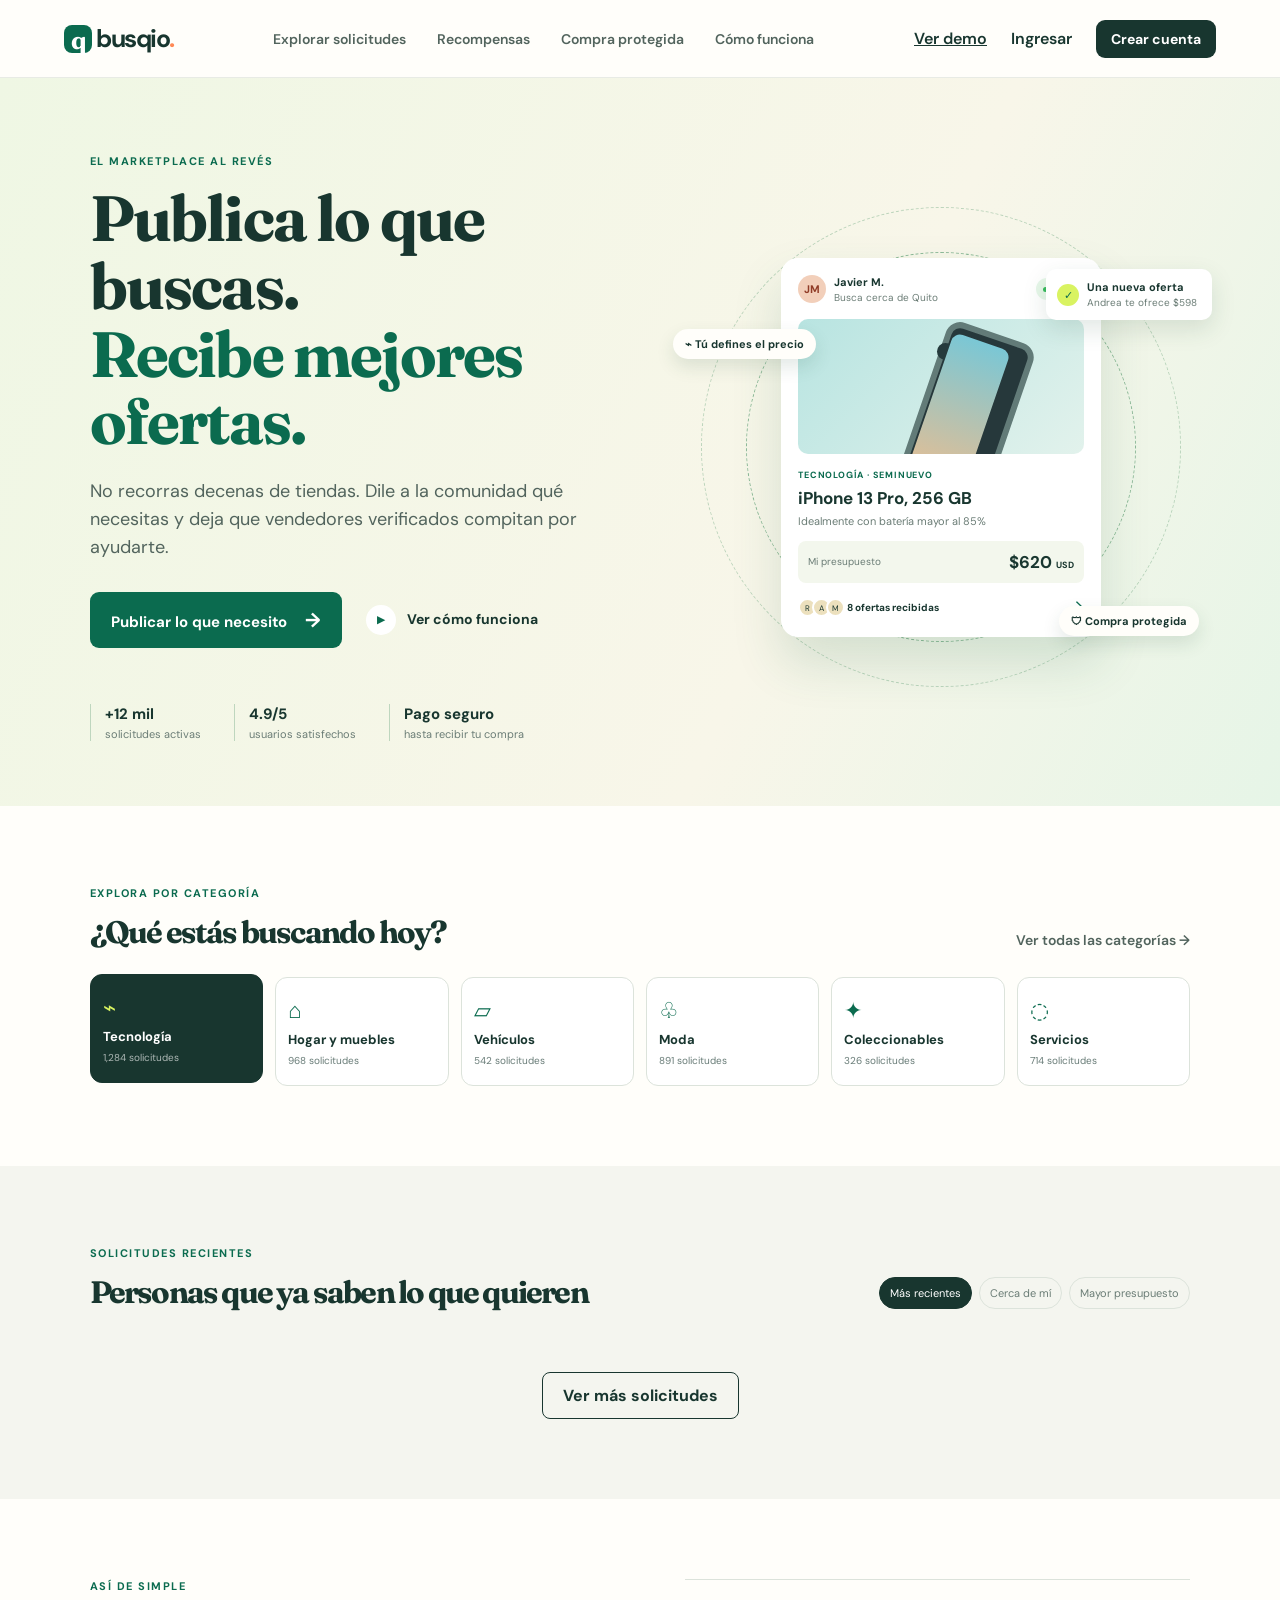
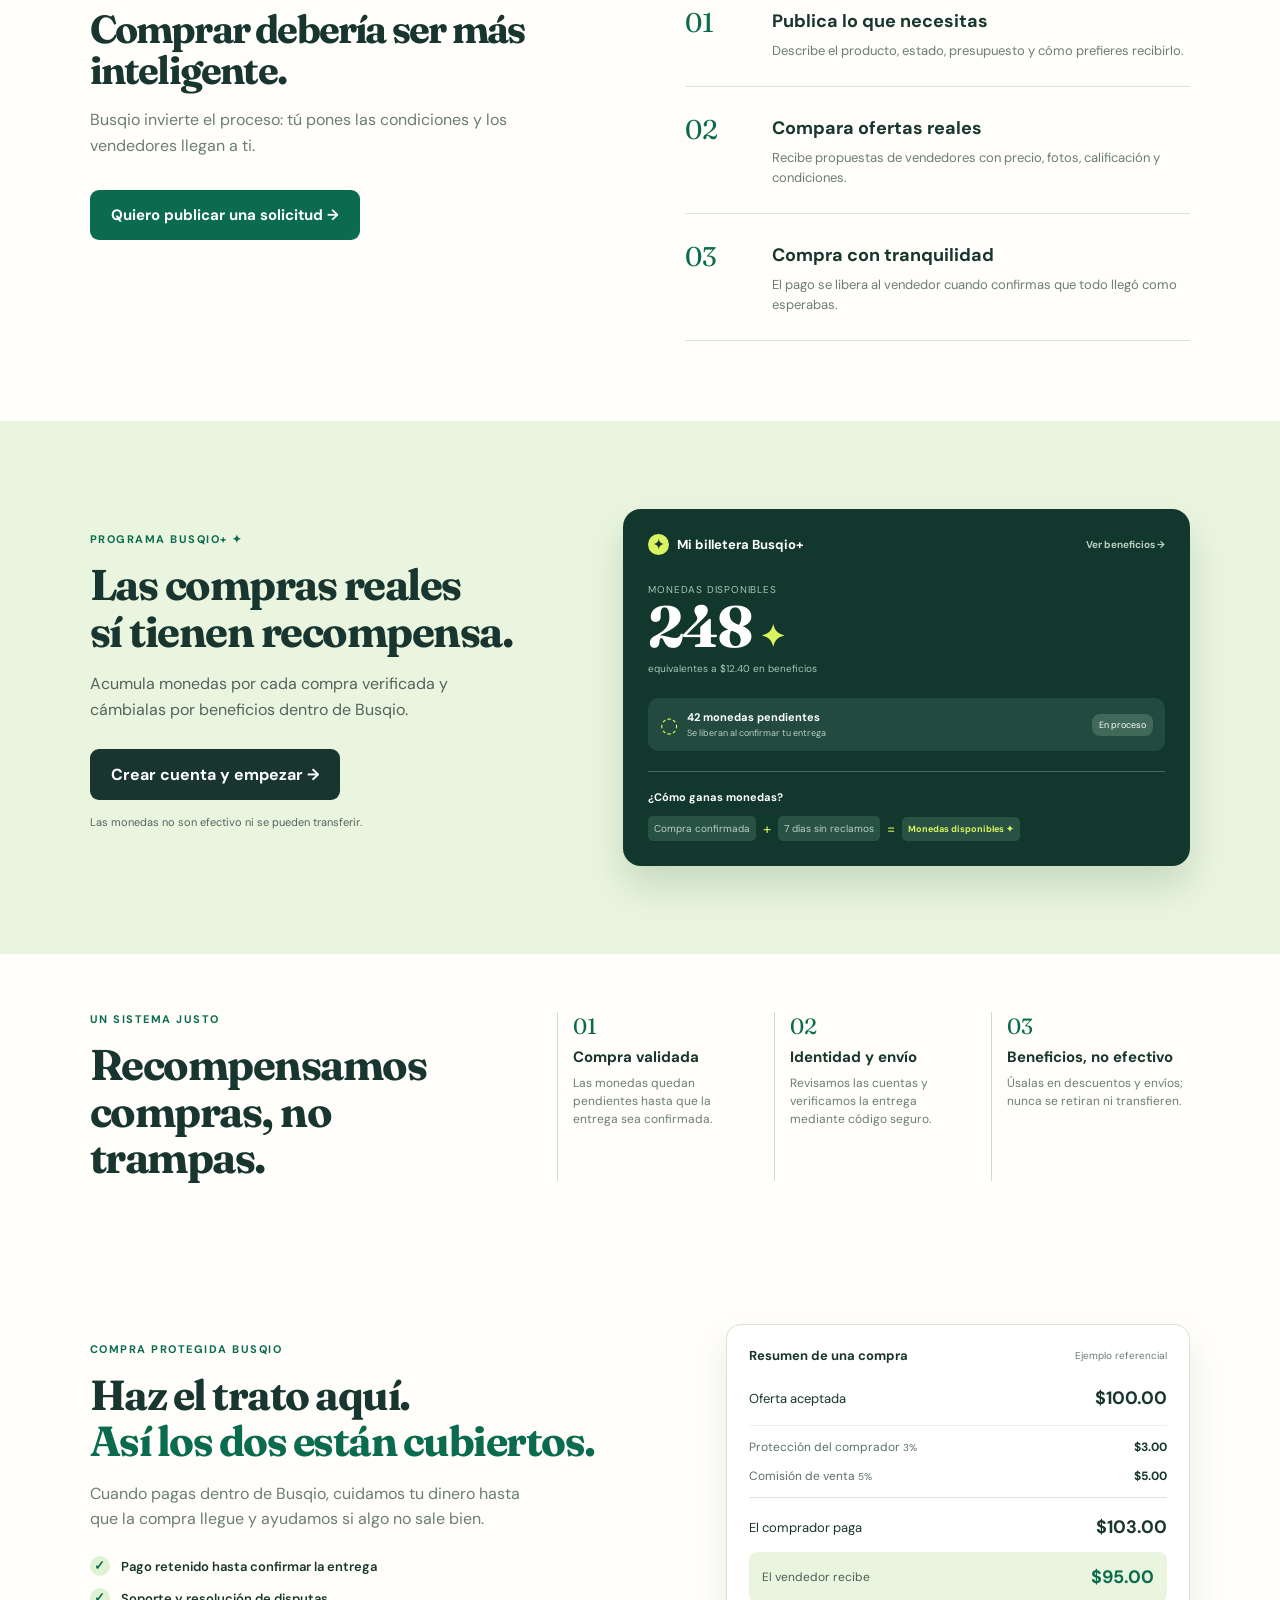
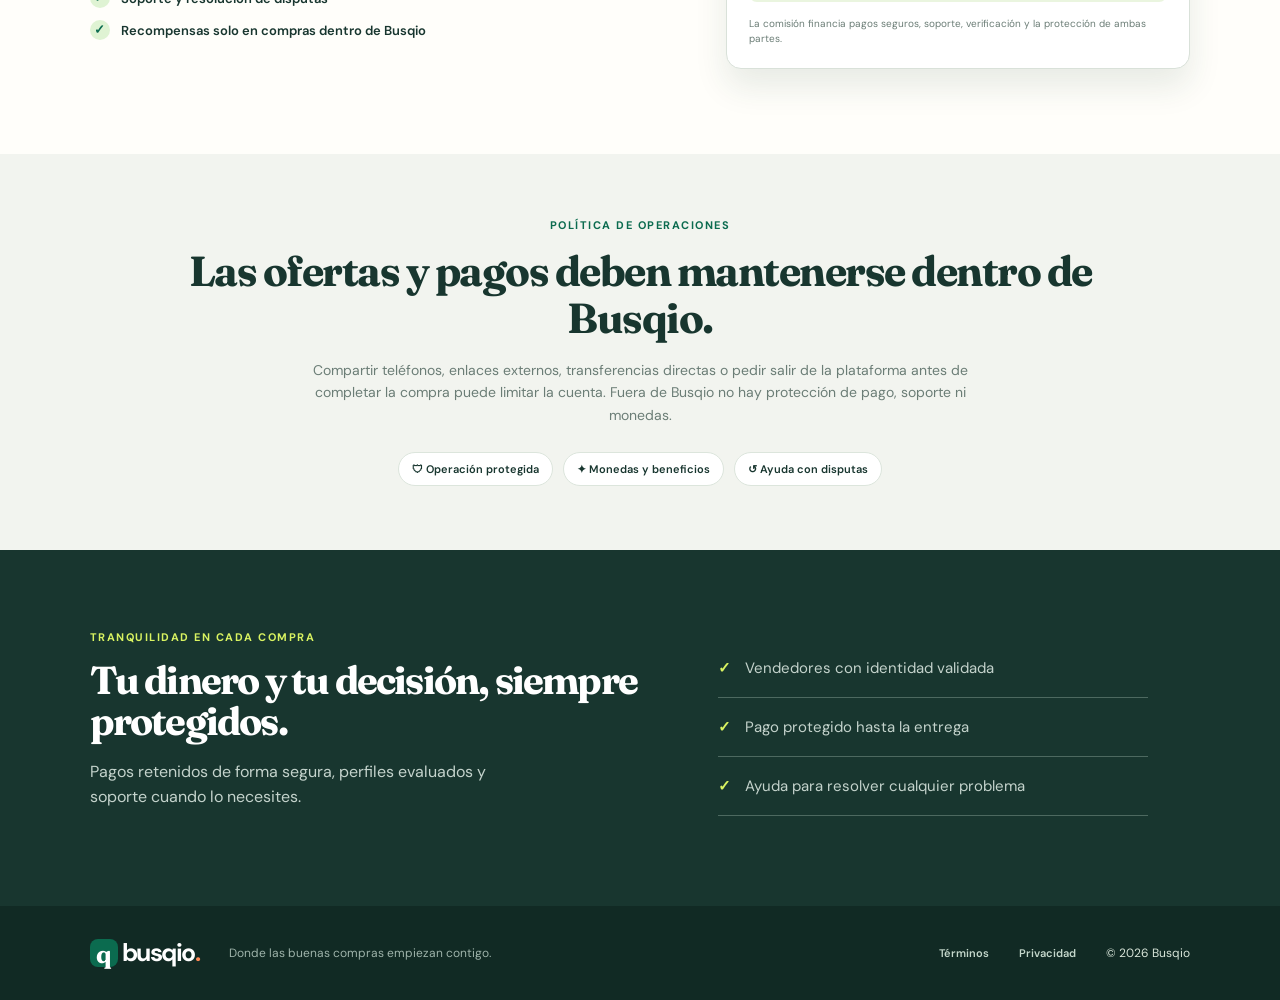
<file: index.html>
<!doctype html>
<html lang="es">
  <head>
    <meta charset="UTF-8" />
    <meta name="viewport" content="width=device-width, initial-scale=1.0" />
    <meta name="theme-color" content="#0b6b4f" />
    <title>Busqio | Compra lo que necesitas</title>
    <link rel="preconnect" href="https://fonts.googleapis.com" />
    <link rel="preconnect" href="https://fonts.gstatic.com" crossorigin />
    <link href="https://fonts.googleapis.com/css2?family=DM+Sans:wght@400;500;600;700&family=Fraunces:opsz,wght@9..144,600;9..144,700&display=swap" rel="stylesheet" />
    <link rel="stylesheet" href="styles.css" />
    <link rel="stylesheet" href="rewards.css" />
    <link rel="stylesheet" href="registration.css" />
  </head>
  <body>
    <header class="topbar">
      <a class="brand" href="#inicio" aria-label="Busqio, inicio"><span class="brand-mark">q</span>busqio<span class="dot">.</span></a>
      <nav class="nav-links" aria-label="Navegación principal">
        <a href="#explorar">Explorar solicitudes</a><a href="#recompensas">Recompensas</a><a href="#tarifas">Compra protegida</a><a href="#como-funciona">Cómo funciona</a>
      </nav>
      <div class="header-actions"><a class="text-button demo-link" href="app.html">Ver demo</a><button class="text-button" data-open="login">Ingresar</button><button class="button button-small" data-open="register">Crear cuenta</button></div>
    </header>

    <main id="inicio">
      <section class="hero">
        <div class="hero-copy">
          <p class="eyebrow">EL MARKETPLACE AL REVÉS</p>
          <h1>Publica lo que buscas.<br /><em>Recibe mejores ofertas.</em></h1>
          <p class="hero-text">No recorras decenas de tiendas. Dile a la comunidad qué necesitas y deja que vendedores verificados compitan por ayudarte.</p>
          <div class="hero-actions"><button class="button button-primary" data-open="publish">Publicar lo que necesito <span>→</span></button><a class="play-link" href="#como-funciona"><span class="play">▶</span> Ver cómo funciona</a></div>
          <div class="trust-row"><div><strong>+12 mil</strong><span>solicitudes activas</span></div><div><strong>4.9/5</strong><span>usuarios satisfechos</span></div><div><strong>Pago seguro</strong><span>hasta recibir tu compra</span></div></div>
        </div>
        <div class="hero-visual" aria-label="Ejemplo de una solicitud publicada">
          <div class="orbit orbit-one"></div><div class="orbit orbit-two"></div>
          <div class="request-card floating-card">
            <div class="request-top"><span class="mini-avatar">JM</span><span><b>Javier M.</b><small>Busca cerca de Quito</small></span><span class="live"><i></i> Activa</span></div>
            <div class="phone-art"><div class="phone-camera"></div><div class="phone-screen"></div></div>
            <p class="card-category">TECNOLOGÍA · SEMINUEVO</p><h3>iPhone 13 Pro, 256 GB</h3><p class="card-detail">Idealmente con batería mayor al 85%</p>
            <div class="budget"><span>Mi presupuesto</span><strong>$620 <small>USD</small></strong></div>
            <div class="offers"><span class="offer-avatars"><i>R</i><i>A</i><i>M</i></span><b>8 ofertas recibidas</b><span>→</span></div>
          </div>
          <div class="notice-card"><span class="notice-icon">✓</span><span><b>Una nueva oferta</b><small>Andrea te ofrece $598</small></span></div>
          <span class="float-tag tag-top">⌁ Tú defines el precio</span><span class="float-tag tag-bottom">🛡 Compra protegida</span>
        </div>
      </section>

      <section class="categories" id="explorar"><div class="section-heading"><div><p class="eyebrow">EXPLORA POR CATEGORÍA</p><h2>¿Qué estás buscando hoy?</h2></div><a href="#solicitudes">Ver todas las categorías →</a></div><div class="category-grid">
        <button class="category active" data-category="Tecnología"><span>⌁</span><b>Tecnología</b><small>1,284 solicitudes</small></button><button class="category" data-category="Hogar"><span>⌂</span><b>Hogar y muebles</b><small>968 solicitudes</small></button><button class="category" data-category="Vehículos"><span>▱</span><b>Vehículos</b><small>542 solicitudes</small></button><button class="category" data-category="Moda"><span>♧</span><b>Moda</b><small>891 solicitudes</small></button><button class="category" data-category="Coleccionables"><span>✦</span><b>Coleccionables</b><small>326 solicitudes</small></button><button class="category" data-category="Servicios"><span>◌</span><b>Servicios</b><small>714 solicitudes</small></button>
      </div></section>

      <section class="requests" id="solicitudes"><div class="section-heading"><div><p class="eyebrow">SOLICITUDES RECIENTES</p><h2>Personas que ya saben lo que quieren</h2></div><div class="filters"><button class="filter selected">Más recientes</button><button class="filter">Cerca de mí</button><button class="filter">Mayor presupuesto</button></div></div><div id="request-grid" class="request-grid"></div><button id="load-more" class="outline-button">Ver más solicitudes</button></section>

      <section class="steps" id="como-funciona"><div class="steps-intro"><p class="eyebrow">ASÍ DE SIMPLE</p><h2>Comprar debería ser más inteligente.</h2><p>Busqio invierte el proceso: tú pones las condiciones y los vendedores llegan a ti.</p><button class="button button-primary" data-open="publish">Quiero publicar una solicitud →</button></div><div class="step-list"><article><span>01</span><div><h3>Publica lo que necesitas</h3><p>Describe el producto, estado, presupuesto y cómo prefieres recibirlo.</p></div></article><article><span>02</span><div><h3>Compara ofertas reales</h3><p>Recibe propuestas de vendedores con precio, fotos, calificación y condiciones.</p></div></article><article><span>03</span><div><h3>Compra con tranquilidad</h3><p>El pago se libera al vendedor cuando confirmas que todo llegó como esperabas.</p></div></article></div></section>

      <section class="rewards" id="recompensas"><div class="rewards-copy"><p class="eyebrow">PROGRAMA BUSQIO+ ✦</p><h2>Las compras reales<br />sí tienen recompensa.</h2><p>Acumula monedas por cada compra verificada y cámbialas por beneficios dentro de Busqio.</p><button class="button reward-button" data-open="register">Crear cuenta y empezar →</button><p class="reward-note">Las monedas no son efectivo ni se pueden transferir.</p></div><div class="rewards-panel"><div class="wallet-head"><span><i class="coin">✦</i> Mi billetera Busqio+</span><small>Ver beneficios →</small></div><div class="coins-total"><span>MONEDAS DISPONIBLES</span><strong>248 <i>✦</i></strong><small>equivalentes a $12.40 en beneficios</small></div><div class="reward-status"><div><span class="status-icon">◌</span><p><b>42 monedas pendientes</b><small>Se liberan al confirmar tu entrega</small></p></div><span class="status-tag">En proceso</span></div><div class="reward-rule"><b>¿Cómo ganas monedas?</b><span>Compra confirmada</span><span class="operator">+</span><span>7 días sin reclamos</span><span class="operator">=</span><strong>Monedas disponibles ✦</strong></div></div></section>
      <section class="reward-protection"><div><p class="eyebrow">UN SISTEMA JUSTO</p><h2>Recompensamos compras, no trampas.</h2></div><div class="protection-grid"><article><span>01</span><h3>Compra validada</h3><p>Las monedas quedan pendientes hasta que la entrega sea confirmada.</p></article><article><span>02</span><h3>Identidad y envío</h3><p>Revisamos las cuentas y verificamos la entrega mediante código seguro.</p></article><article><span>03</span><h3>Beneficios, no efectivo</h3><p>Úsalas en descuentos y envíos; nunca se retiran ni transfieren.</p></article></div></section>
      <section class="protected-payment" id="tarifas"><div class="payment-copy"><p class="eyebrow">COMPRA PROTEGIDA BUSQIO</p><h2>Haz el trato aquí.<br /><em>Así los dos están cubiertos.</em></h2><p>Cuando pagas dentro de Busqio, cuidamos tu dinero hasta que la compra llegue y ayudamos si algo no sale bien.</p><div class="policy-list"><p><span>✓</span> Pago retenido hasta confirmar la entrega</p><p><span>✓</span> Soporte y resolución de disputas</p><p><span>✓</span> Recompensas solo en compras dentro de Busqio</p></div></div><div class="fee-card"><div class="fee-card-head"><span>Resumen de una compra</span><small>Ejemplo referencial</small></div><div class="fee-product"><span>Oferta aceptada</span><b>$100.00</b></div><div class="fee-line"><span>Protección del comprador <small>3%</small></span><b>$3.00</b></div><div class="fee-line"><span>Comisión de venta <small>5%</small></span><b>$5.00</b></div><div class="fee-total"><span>El comprador paga</span><b>$103.00</b></div><div class="seller-payout"><span>El vendedor recibe</span><strong>$95.00</strong></div><p class="fee-caption">La comisión financia pagos seguros, soporte, verificación y la protección de ambas partes.</p></div></section>
      <section class="off-platform"><p class="eyebrow">POLÍTICA DE OPERACIONES</p><h2>Las ofertas y pagos deben mantenerse dentro de Busqio.</h2><p>Compartir teléfonos, enlaces externos, transferencias directas o pedir salir de la plataforma antes de completar la compra puede limitar la cuenta. Fuera de Busqio no hay protección de pago, soporte ni monedas.</p><div class="policy-actions"><span>🛡 Operación protegida</span><span>✦ Monedas y beneficios</span><span>↺ Ayuda con disputas</span></div></section>
      <section class="safe" id="seguridad"><div><p class="eyebrow">TRANQUILIDAD EN CADA COMPRA</p><h2>Tu dinero y tu decisión, siempre protegidos.</h2><p>Pagos retenidos de forma segura, perfiles evaluados y soporte cuando lo necesites.</p></div><div class="safe-points"><p><span>✓</span> Vendedores con identidad validada</p><p><span>✓</span> Pago protegido hasta la entrega</p><p><span>✓</span> Ayuda para resolver cualquier problema</p></div></section>
    </main>
    <footer><a class="brand" href="#inicio"><span class="brand-mark">q</span>busqio<span class="dot">.</span></a><p>Donde las buenas compras empiezan contigo.</p><a class="footer-link" href="terms.html">Términos</a><a class="footer-link" href="privacy.html">Privacidad</a><span>© 2026 Busqio</span></footer>

    <div class="modal-backdrop" id="modal" aria-hidden="true"><div class="modal" role="dialog" aria-modal="true" aria-labelledby="modal-title"><button class="close" aria-label="Cerrar">×</button><div id="modal-content"></div></div></div>
    <template id="login-template"><div class="modal-head"><p class="eyebrow">BIENVENIDO DE VUELTA</p><h2 id="modal-title">Ingresa a Busqio</h2><p>Continúa donde dejaste tus compras.</p></div><form class="account-form"><label>Correo electrónico<input type="email" placeholder="tu@email.com" required /></label><label>Contraseña<input type="password" placeholder="••••••••" required /></label><button class="button button-primary" type="submit">Ingresar</button><p>¿Aún no tienes cuenta? <button type="button" class="inline-link" data-open="register">Crea una gratis</button></p></form></template>
    <template id="register-template"><div class="modal-head"><p class="eyebrow">EMPIEZA SIN COSTO</p><h2 id="modal-title">Crea tu cuenta</h2><p>Primero verificamos lo esencial para que la comunidad sea segura.</p></div><form class="account-form"><label>Quiero usar Busqio como<select required><option value="">Selecciona una opción</option><option>Comprador</option><option>Vendedor</option><option>Comprador y vendedor</option></select></label><label>Nombre completo<input type="text" placeholder="Tal como aparece en tu identificación" required /></label><label>Correo electrónico<input type="email" placeholder="tu@email.com" required /></label><label>Teléfono celular<input type="tel" placeholder="09XXXXXXXX" required /></label><label>Contraseña<input type="password" placeholder="Mínimo 8 caracteres" minlength="8" required /></label><label class="consent"><input type="checkbox" required /> <span>Acepto los <a href="terms.html" target="_blank">Términos de uso</a> y la <a href="privacy.html" target="_blank">Política de privacidad</a>.</span></label><div class="verification-note"><b>Verificación posterior al registro</b><span>Compradores: correo y teléfono. Vendedores: identidad, selfie y titularidad de cuenta de cobro mediante un servicio seguro.</span></div><button class="button button-primary" type="submit">Crear cuenta y continuar →</button><p>Esta versión pública es una demostración: no envíes tu cédula ni datos bancarios aquí todavía.</p></form></template>
    <template id="publish-template"><div class="modal-head"><p class="eyebrow">NUEVA SOLICITUD</p><h2 id="modal-title">¿Qué quieres comprar?</h2><p>Mientras más claro seas, mejores ofertas recibirás.</p></div><form class="publish-form" id="publish-form"><div class="form-grid"><label>¿Qué estás buscando?<input id="request-title" type="text" placeholder="Ej. iPhone 11 de 128 GB" required /></label><label>Categoría<select id="request-category"><option>Tecnología</option><option>Hogar y muebles</option><option>Vehículos</option><option>Moda</option><option>Coleccionables</option><option>Servicios</option></select></label><label>Estado que aceptas<select><option>Seminuevo / usado</option><option>Nuevo</option><option>Cualquiera</option></select></label><label>Antigüedad máxima<select><option>6–7 meses</option><option>Hasta 1 año</option><option>Más de 1 año</option><option>No importa</option></select></label><label>Tu presupuesto (USD)<input id="request-budget" type="number" placeholder="Ej. 280" min="1" required /></label><label>Modalidad<select><option>Precio fijo con envío</option><option>Entrega en persona</option><option>Ambas opciones</option></select></label></div><label>Cuéntanos detalles<textarea placeholder="Color, condiciones, accesorios, ubicación o cualquier preferencia..."></textarea></label><label class="upload-zone"><input type="file" id="image-upload" accept="image/*" multiple hidden /><span class="upload-icon">↑</span><b>Sube imágenes de referencia</b><small>JPG, PNG o WEBP · hasta 5 imágenes</small><span id="file-name"></span></label><button class="button button-primary" type="submit">Publicar mi solicitud →</button></form></template>
  <script src="app.js"></script>
  </body>
</html>
</file>
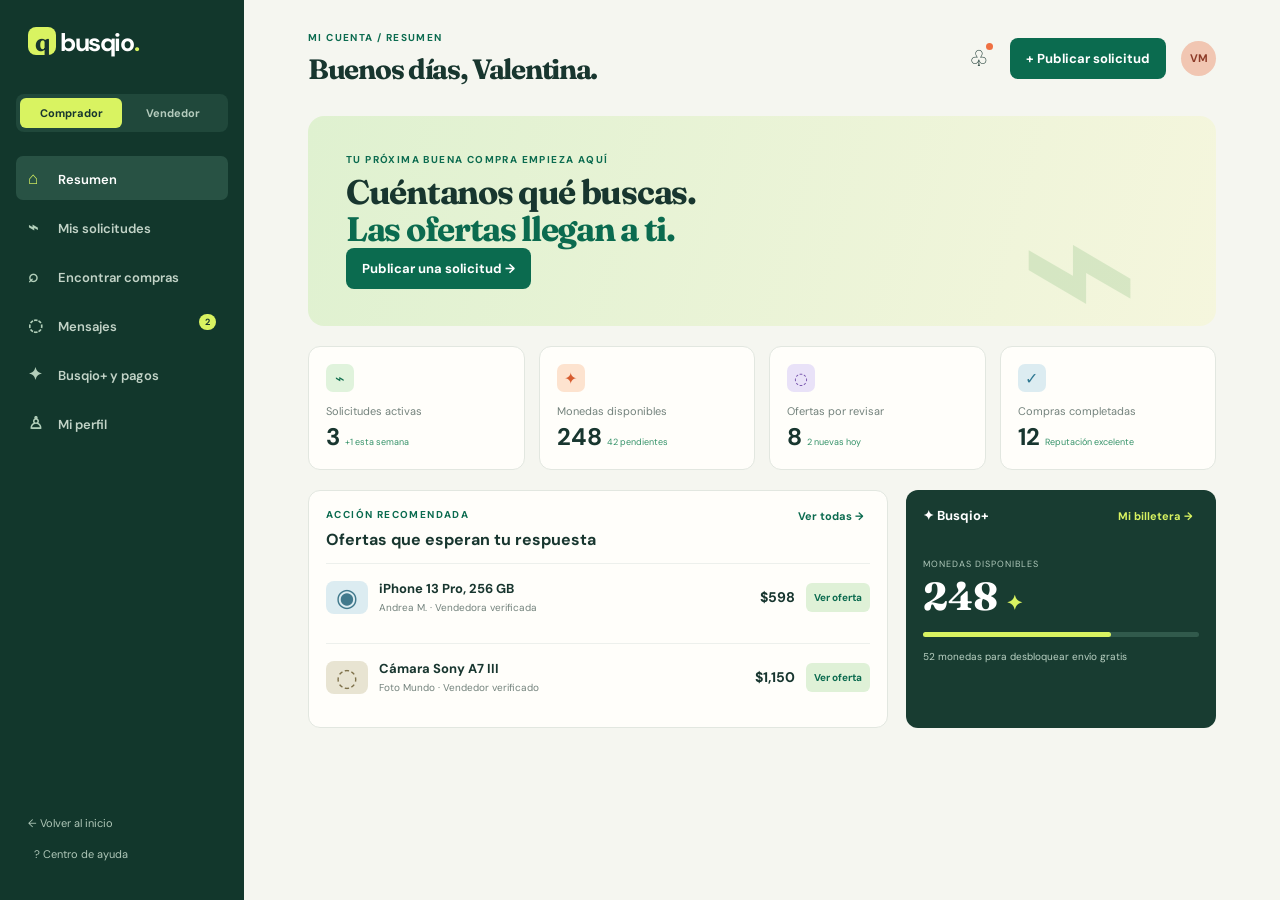
<file: app.html>
<!doctype html>
<html lang="es">
<head><meta charset="UTF-8"><meta name="viewport" content="width=device-width,initial-scale=1.0"><title>Busqio | Mi cuenta</title><link rel="preconnect" href="https://fonts.googleapis.com"><link rel="preconnect" href="https://fonts.gstatic.com" crossorigin><link href="https://fonts.googleapis.com/css2?family=DM+Sans:wght@400;500;600;700&family=Fraunces:opsz,wght@9..144,600;9..144,700&display=swap" rel="stylesheet"><link rel="stylesheet" href="app.css"></head>
<body>
<aside class="sidebar"><a class="brand" href="index.html"><span>q</span>busqio<i>.</i></a><div class="role-switch"><button class="role active" data-role="buyer">Comprador</button><button class="role" data-role="seller">Vendedor</button></div><nav><button class="nav-item active" data-view="overview"><span>⌂</span> Resumen</button><button class="nav-item" data-view="requests"><span>⌁</span> Mis solicitudes</button><button class="nav-item seller-only" data-view="discover"><span>⌕</span> Encontrar compras</button><button class="nav-item" data-view="messages"><span>◌</span> Mensajes <b>2</b></button><button class="nav-item" data-view="wallet"><span>✦</span> Busqio+ y pagos</button><button class="nav-item" data-view="profile"><span>♙</span> Mi perfil</button></nav><div class="sidebar-bottom"><a href="index.html">← Volver al inicio</a><button class="help" data-toast="Centro de ayuda disponible pronto">? Centro de ayuda</button></div></aside>
<main><header class="app-header"><div><p class="crumb">MI CUENTA / <b id="view-name">RESUMEN</b></p><h1 id="page-title">Buenos días, Valentina.</h1></div><div class="header-tools"><button class="notification" data-toast="Tienes 2 nuevas ofertas">♧<i></i></button><button id="new-request" class="primary">+ Publicar solicitud</button><div class="avatar">VM</div></div></header>

<section id="overview" class="view active"><div class="welcome-card"><div><p class="eyebrow">TU PRÓXIMA BUENA COMPRA EMPIEZA AQUÍ</p><h2>Cuéntanos qué buscas.<br><em>Las ofertas llegan a ti.</em></h2><button class="primary" id="welcome-publish">Publicar una solicitud →</button></div><span class="welcome-art">⌁</span></div><div class="metric-grid"><article><span class="metric-icon green">⌁</span><p>Solicitudes activas</p><strong>3</strong><small>+1 esta semana</small></article><article><span class="metric-icon orange">✦</span><p>Monedas disponibles</p><strong>248</strong><small>42 pendientes</small></article><article><span class="metric-icon purple">◌</span><p>Ofertas por revisar</p><strong>8</strong><small>2 nuevas hoy</small></article><article><span class="metric-icon blue">✓</span><p>Compras completadas</p><strong>12</strong><small>Reputación excelente</small></article></div><div class="two-col"><section class="panel"><div class="panel-head"><div><p class="eyebrow">ACCIÓN RECOMENDADA</p><h3>Ofertas que esperan tu respuesta</h3></div><button class="link-button" data-view="requests">Ver todas →</button></div><div class="offer-row"><div class="product-thumb phone">◉</div><div><b>iPhone 13 Pro, 256 GB</b><p>Andrea M. · Vendedora verificada</p></div><strong>$598</strong><button class="small-primary" data-checkout>Ver oferta</button></div><div class="offer-row"><div class="product-thumb camera">◌</div><div><b>Cámara Sony A7 III</b><p>Foto Mundo · Vendedor verificado</p></div><strong>$1,150</strong><button class="small-primary" data-checkout>Ver oferta</button></div></section><section class="panel wallet-mini"><div class="wallet-top"><span>✦ Busqio+</span><button class="link-button" data-view="wallet">Mi billetera →</button></div><p>MONEDAS DISPONIBLES</p><strong>248 <i>✦</i></strong><div class="progress"><span></span></div><small>52 monedas para desbloquear envío gratis</small></section></div></section>

<section id="requests" class="view"><div class="section-top"><div><p class="eyebrow">COMPRADOR</p><h2>Mis solicitudes</h2><p>Compara ofertas y elige con confianza.</p></div><button class="primary publish-trigger">+ Nueva solicitud</button></div><div class="tabs"><button class="active">Activas <b>3</b></button><button>En proceso <b>1</b></button><button>Completadas</button></div><div class="request-list"><article class="request-item"><div class="product-thumb phone">◉</div><div class="request-info"><div><span class="tag">TECNOLOGÍA</span><span class="active-tag">● Activa</span></div><h3>iPhone 13 Pro, 256 GB</h3><p>Presupuesto: <b>$620</b> · Seminuevo · Con envío</p></div><div class="request-stat"><b>5</b><span>ofertas</span></div><button class="outline" data-checkout>Comparar ofertas →</button></article><article class="request-item"><div class="product-thumb camera">◌</div><div class="request-info"><div><span class="tag">TECNOLOGÍA</span><span class="active-tag">● Activa</span></div><h3>Cámara Sony A7 III con lente</h3><p>Presupuesto: <b>$1,200</b> · Buen estado</p></div><div class="request-stat"><b>3</b><span>ofertas</span></div><button class="outline" data-checkout>Comparar ofertas →</button></article><article class="request-item"><div class="product-thumb sofa">⌑</div><div class="request-info"><div><span class="tag">HOGAR</span><span class="active-tag">● Activa</span></div><h3>Sofá modular de 3 puestos</h3><p>Presupuesto: <b>$380</b> · Envío o retiro</p></div><div class="request-stat"><b>0</b><span>ofertas</span></div><button class="outline" data-toast="Tu solicitud ya es visible para vendedores verificados">Ver solicitud</button></article></div></section>

<section id="discover" class="view"><div class="section-top"><div><p class="eyebrow">VENDEDOR</p><h2>Compradores que buscan</h2><p>Envía una oferta clara y gana la compra.</p></div><button class="filter-btn" data-toast="Filtros de ubicación, categoría y presupuesto">⚙ Filtrar</button></div><div class="discover-grid"><article><div class="discover-image camera">◌</div><span class="tag">TECNOLOGÍA · QUITO</span><h3>Cámara Sony A7 III con lente</h3><p>“En muy buen estado, idealmente con poco uso.”</p><div><span>Presupuesto</span><b>$1,200</b></div><button class="outline make-offer">Enviar oferta →</button></article><article><div class="discover-image phone">◉</div><span class="tag">TECNOLOGÍA · QUITO</span><h3>iPhone 13 Pro, 256 GB</h3><p>“Batería superior al 85%; con envío incluido.”</p><div><span>Presupuesto</span><b>$620</b></div><button class="outline make-offer">Enviar oferta →</button></article><article><div class="discover-image sofa">⌑</div><span class="tag">HOGAR · GUAYAQUIL</span><h3>Sofá modular de 3 puestos</h3><p>“Busqio un tono neutro en excelente estado.”</p><div><span>Presupuesto</span><b>$380</b></div><button class="outline make-offer">Enviar oferta →</button></article></div></section>

<section id="messages" class="view"><div class="section-top"><div><p class="eyebrow">MENSAJES PROTEGIDOS</p><h2>Conversaciones</h2><p>Para tu seguridad, mantén el trato dentro de Busqio.</p></div></div><div class="chat-layout"><aside class="chat-list"><button class="chat-contact active"><span class="avatar orange">AM</span><span><b>Andrea M.</b><small>Te envié fotos adicionales…</small></span><i>10:42</i></button><button class="chat-contact"><span class="avatar blue">FM</span><span><b>Foto Mundo</b><small>La cámara incluye batería.</small></span><i>Ayer</i></button></aside><div class="chat"><div class="chat-head"><span class="avatar orange">AM</span><div><b>Andrea M.</b><small>✓ Identidad verificada · 4.9</small></div><button class="outline" data-checkout>Ver oferta $598</button></div><div class="safety-note">🛡 Nunca compartas números, transferencias o enlaces externos. Tu compra está protegida solo al pagar aquí.</div><div class="messages"><p class="them">Hola Valentina, tengo el equipo disponible, con 89% de batería.</p><p class="me">¡Genial! ¿Incluye cargador?</p><p class="them">Sí, incluye cargador y caja. Ya añadí las fotos a mi oferta.</p></div><div class="chat-input"><input placeholder="Escribe un mensaje…"><button data-toast="Mensaje enviado">Enviar</button></div></div></div></section>

<section id="wallet" class="view"><div class="section-top"><div><p class="eyebrow">BUSQIO+ Y PAGOS</p><h2>Tu billetera</h2><p>Beneficios por compras verificadas, nunca efectivo.</p></div></div><div class="wallet-grid"><article class="big-wallet"><span>✦ BUSQIO+</span><p>MONEDAS DISPONIBLES</p><strong>248 <i>✦</i></strong><small>Equivalentes a $12.40 en beneficios</small><div class="wallet-rule"><span>42 pendientes</span><b>Se liberan tras confirmar entrega</b></div></article><section class="panel rewards-list"><div class="panel-head"><h3>Canjear beneficios</h3><small>Próximamente</small></div><article><span>🚚</span><div><b>Envío gratis</b><small>En una compra seleccionada</small></div><strong>300 ✦</strong></article><article><span>🛡</span><div><b>Protección extendida</b><small>30 días adicionales</small></div><strong>180 ✦</strong></article><article><span>🏷</span><div><b>$5 de descuento</b><small>En una compra de $50 o más</small></div><strong>100 ✦</strong></article></section></div><section class="panel transaction-panel"><div class="panel-head"><h3>Actividad reciente</h3><button class="link-button">Ver historial →</button></div><div class="transaction"><span class="trans-icon">✦</span><p><b>Compra verificada · Audífonos Sony</b><small>12 jul. 2026</small></p><strong>+ 120</strong></div><div class="transaction"><span class="trans-icon pending">◌</span><p><b>Monedas pendientes · Silla ergonómica</b><small>Se liberan en 4 días</small></p><strong>+ 42</strong></div></section></section>

<section id="profile" class="view"><div class="section-top"><div><p class="eyebrow">CONFIGURACIÓN</p><h2>Mi perfil</h2><p>Tu reputación se construye con cada compra segura.</p></div><button class="outline" data-toast="Modo edición disponible al conectar la base de datos">Editar perfil</button></div><div class="profile-grid"><section class="profile-card"><div class="large-avatar">VM</div><h3>Valentina Morales <span>✓</span></h3><p>Miembro desde agosto de 2026</p><div class="reputation"><b>4.9</b><span>★★★★★</span><small>12 compras completadas</small></div><hr><p class="profile-line">✉ valentina@email.com <i>Verificado</i></p><p class="profile-line">⌖ Quito, Ecuador</p></section><section class="panel profile-settings"><h3>Seguridad y preferencias</h3><div><span>Identidad</span><b class="success">✓ Verificada</b></div><div><span>Teléfono</span><b class="success">✓ Verificado</b></div><div><span>Notificaciones</span><label class="toggle"><input type="checkbox" checked><i></i></label></div><div><span>Compras protegidas</span><b class="success">Activas</b></div></section></div></section>
</main>
<div class="modal-wrap" id="modal"><div class="modal"><button class="modal-close">×</button><div id="modal-body"></div></div></div><div class="toast" id="toast"></div>
<template id="publish-template"><p class="eyebrow">NUEVA SOLICITUD</p><h2>¿Qué quieres comprar?</h2><p class="modal-intro">Describe tu necesidad y deja que vendedores verificados te encuentren.</p><form id="publish-form"><label>Producto o servicio<input id="new-title" required placeholder="Ej. MacBook Air M2 de 13 pulgadas"></label><div class="form-grid"><label>Categoría<select><option>Tecnología</option><option>Hogar y muebles</option><option>Moda</option><option>Vehículos</option><option>Servicios</option></select></label><label>Presupuesto (USD)<input id="new-budget" type="number" required placeholder="850"></label></div><div class="form-grid"><label>Estado<select><option>Seminuevo / usado</option><option>Nuevo</option><option>Cualquiera</option></select></label><label>Entrega<select><option>Con envío</option><option>Entrega en persona</option><option>Cualquiera</option></select></label></div><label>Detalles<textarea placeholder="Cuéntanos qué características son importantes…"></textarea></label><label class="upload">↑ Añadir imágenes de referencia<input type="file" hidden multiple accept="image/*"></label><button class="primary" type="submit">Publicar solicitud →</button></form></template>
<template id="checkout-template"><p class="eyebrow">REVISAR OFERTA</p><h2>iPhone 13 Pro, 256 GB</h2><div class="checkout-seller"><span class="avatar orange">AM</span><p><b>Andrea M.</b><small>✓ Identidad verificada · 4.9 ★</small></p><strong>$598.00</strong></div><div class="checkout-line"><span>Protección del comprador (3%)</span><b>$17.94</b></div><div class="checkout-total"><span>Total protegido</span><strong>$615.94</strong></div><div class="checkout-safe">🛡 Tu dinero se mantiene protegido hasta que confirmes la entrega.</div><button class="primary" id="confirm-checkout">Continuar al pago seguro →</button><p class="modal-foot">Al pagar dentro de Busqio podrás obtener monedas Busqio+ tras la entrega.</p></template>
<template id="offer-template"><p class="eyebrow">NUEVA OFERTA</p><h2>Envía una oferta clara</h2><p class="modal-intro">El comprador verá tu precio, condiciones y reputación antes de decidir.</p><form id="offer-form"><label>Precio de tu oferta (USD)<input required type="number" placeholder="Ej. 590"></label><label>Estado del producto<select><option>Seminuevo · excelente estado</option><option>Nuevo</option><option>Usado · buen estado</option></select></label><label>Detalles para el comprador<textarea placeholder="Incluye accesorios, condiciones y disponibilidad…"></textarea></label><label class="upload">↑ Añadir fotos del producto<input type="file" hidden multiple accept="image/*"></label><button class="primary">Enviar oferta protegida →</button></form></template>
<script src="app.js"></script></body></html>
</file>
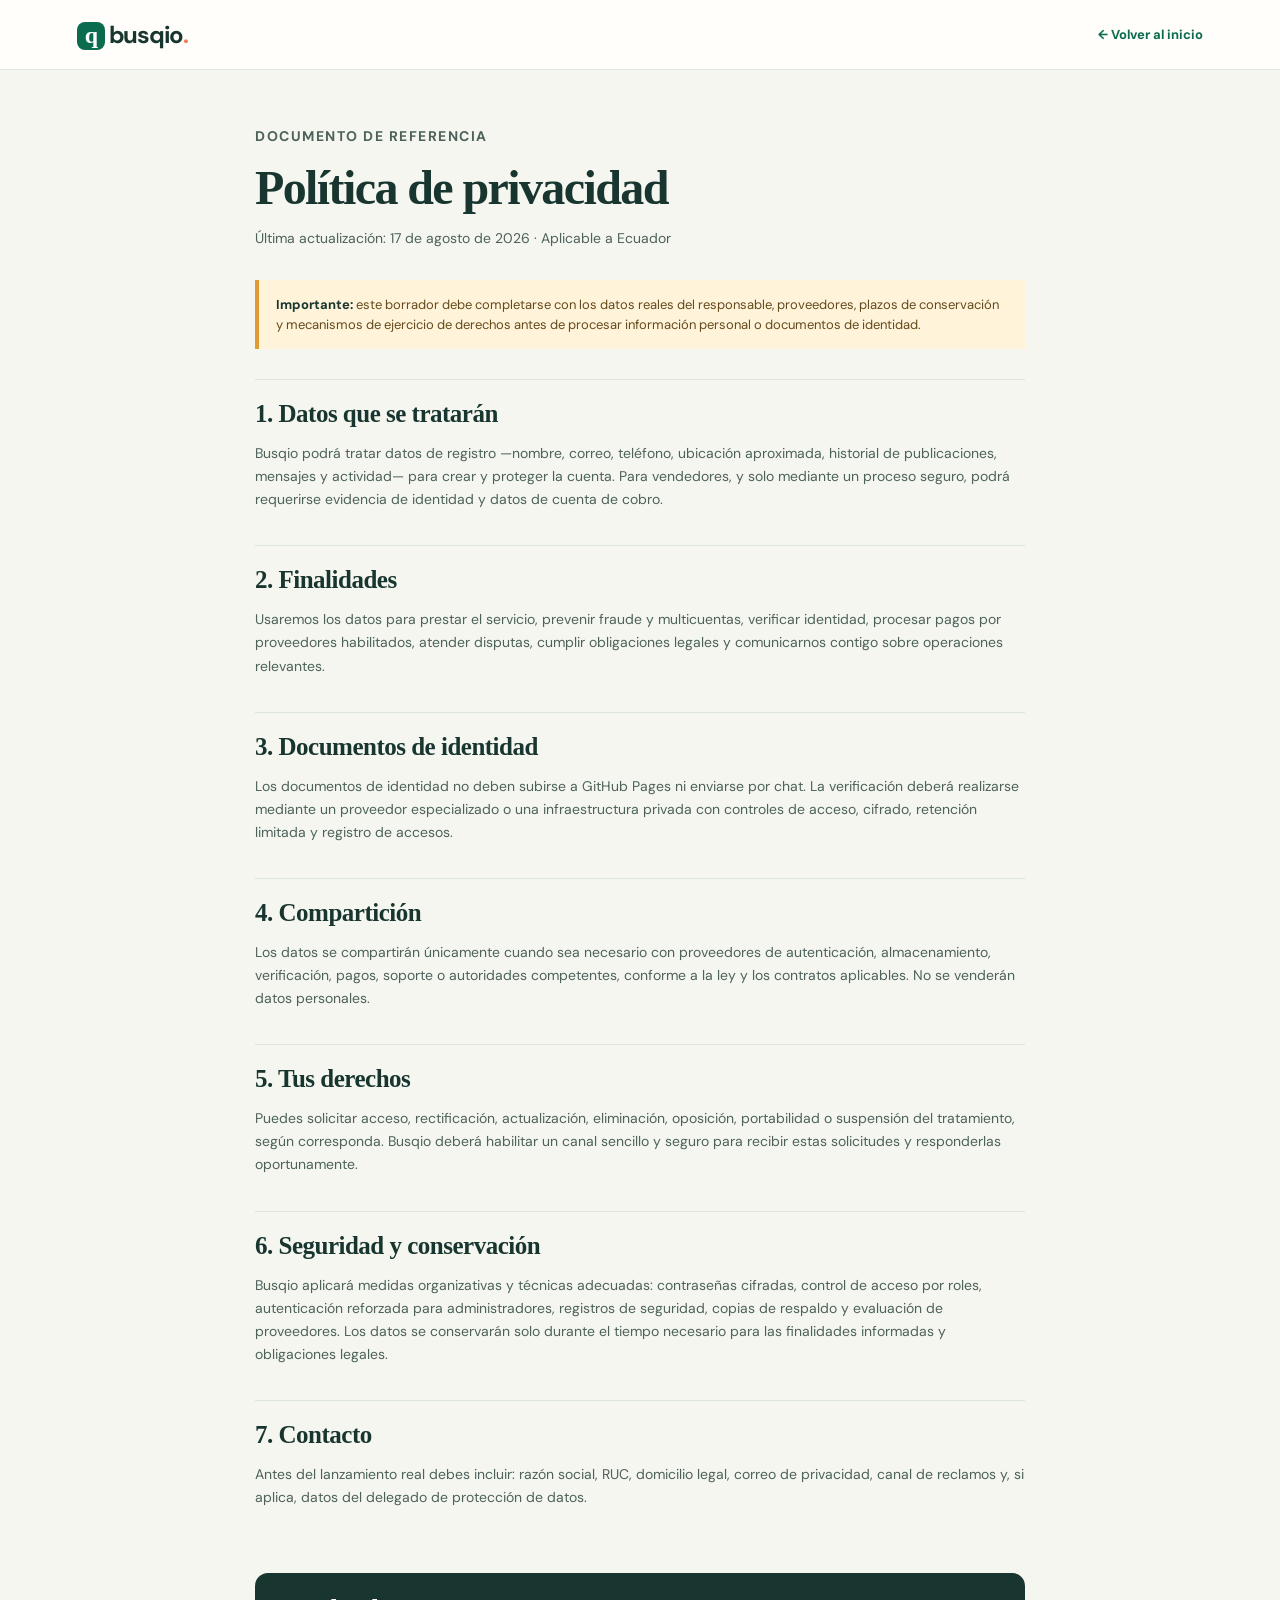
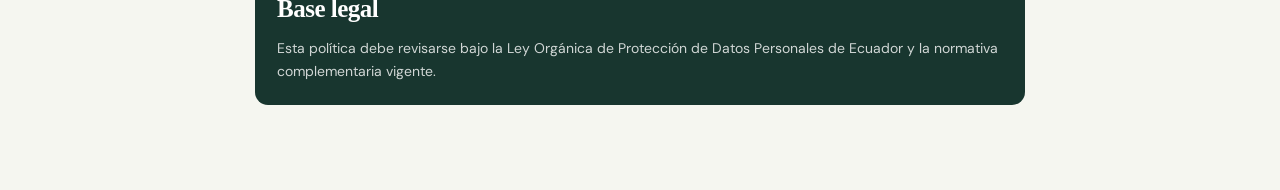
<file: privacy.html>
<!doctype html><html lang="es"><head><meta charset="UTF-8"><meta name="viewport" content="width=device-width,initial-scale=1.0"><title>Privacidad | Busqio</title><link rel="preconnect" href="https://fonts.googleapis.com"><link rel="preconnect" href="https://fonts.gstatic.com" crossorigin><link href="https://fonts.googleapis.com/css2?family=DM+Sans:wght@400;500;600;700&display=swap" rel="stylesheet"><link rel="stylesheet" href="legal.css"></head><body><header class="legal-header"><a class="brand" href="index.html"><span>q</span>busqio<i>.</i></a><a class="back" href="index.html">← Volver al inicio</a></header><main class="legal"><p class="eyebrow">DOCUMENTO DE REFERENCIA</p><h1>Política de privacidad</h1><p class="updated">Última actualización: 17 de agosto de 2026 · Aplicable a Ecuador</p><div class="notice"><strong>Importante:</strong> este borrador debe completarse con los datos reales del responsable, proveedores, plazos de conservación y mecanismos de ejercicio de derechos antes de procesar información personal o documentos de identidad.</div><section><h2>1. Datos que se tratarán</h2><p>Busqio podrá tratar datos de registro —nombre, correo, teléfono, ubicación aproximada, historial de publicaciones, mensajes y actividad— para crear y proteger la cuenta. Para vendedores, y solo mediante un proceso seguro, podrá requerirse evidencia de identidad y datos de cuenta de cobro.</p></section><section><h2>2. Finalidades</h2><p>Usaremos los datos para prestar el servicio, prevenir fraude y multicuentas, verificar identidad, procesar pagos por proveedores habilitados, atender disputas, cumplir obligaciones legales y comunicarnos contigo sobre operaciones relevantes.</p></section><section><h2>3. Documentos de identidad</h2><p>Los documentos de identidad no deben subirse a GitHub Pages ni enviarse por chat. La verificación deberá realizarse mediante un proveedor especializado o una infraestructura privada con controles de acceso, cifrado, retención limitada y registro de accesos.</p></section><section><h2>4. Compartición</h2><p>Los datos se compartirán únicamente cuando sea necesario con proveedores de autenticación, almacenamiento, verificación, pagos, soporte o autoridades competentes, conforme a la ley y los contratos aplicables. No se venderán datos personales.</p></section><section><h2>5. Tus derechos</h2><p>Puedes solicitar acceso, rectificación, actualización, eliminación, oposición, portabilidad o suspensión del tratamiento, según corresponda. Busqio deberá habilitar un canal sencillo y seguro para recibir estas solicitudes y responderlas oportunamente.</p></section><section><h2>6. Seguridad y conservación</h2><p>Busqio aplicará medidas organizativas y técnicas adecuadas: contraseñas cifradas, control de acceso por roles, autenticación reforzada para administradores, registros de seguridad, copias de respaldo y evaluación de proveedores. Los datos se conservarán solo durante el tiempo necesario para las finalidades informadas y obligaciones legales.</p></section><section><h2>7. Contacto</h2><p>Antes del lanzamiento real debes incluir: razón social, RUC, domicilio legal, correo de privacidad, canal de reclamos y, si aplica, datos del delegado de protección de datos.</p></section><div class="contact"><h2>Base legal</h2><p>Esta política debe revisarse bajo la Ley Orgánica de Protección de Datos Personales de Ecuador y la normativa complementaria vigente.</p></div></main></body></html>
</file>
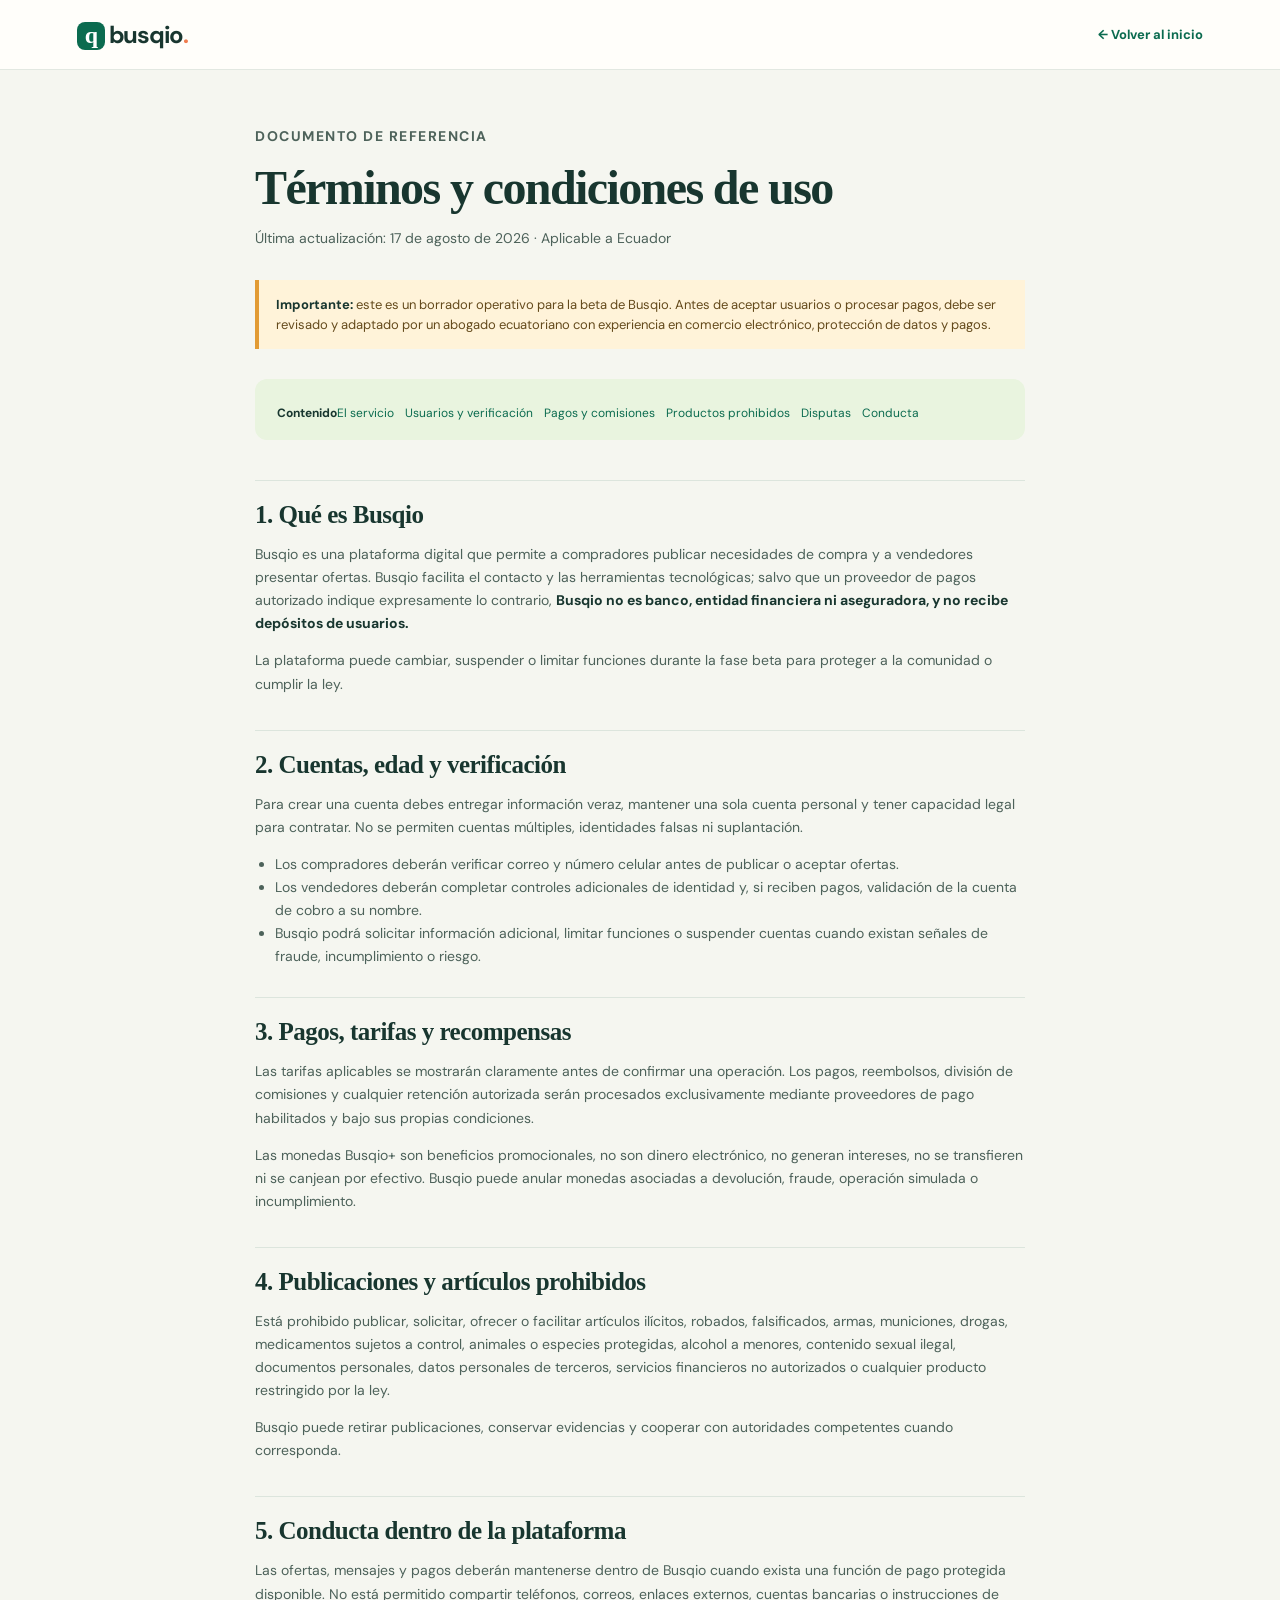
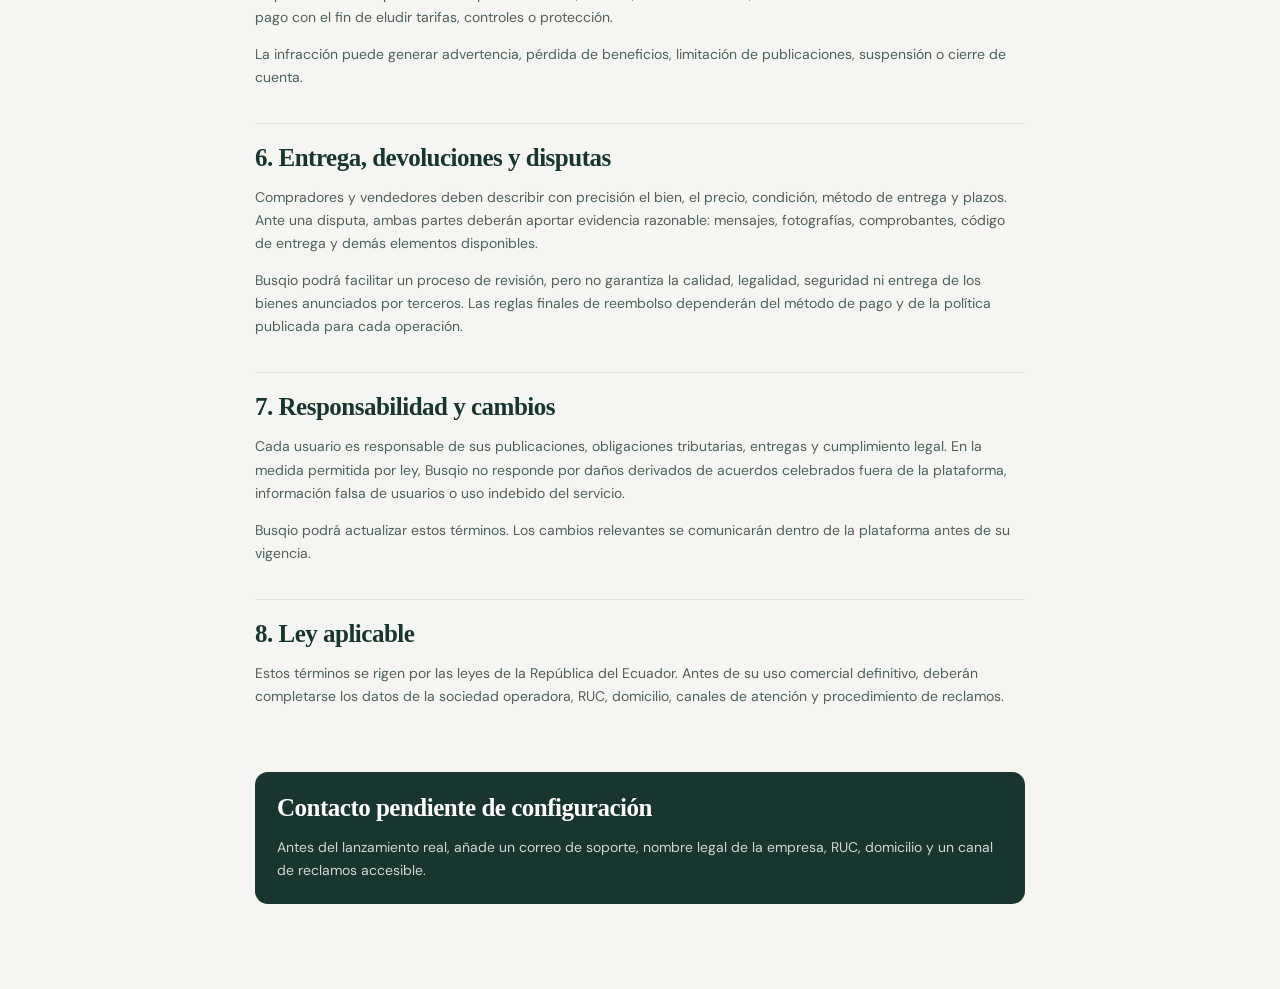
<file: terms.html>
<!doctype html><html lang="es"><head><meta charset="UTF-8"><meta name="viewport" content="width=device-width,initial-scale=1.0"><title>Términos de uso | Busqio</title><link rel="preconnect" href="https://fonts.googleapis.com"><link rel="preconnect" href="https://fonts.gstatic.com" crossorigin><link href="https://fonts.googleapis.com/css2?family=DM+Sans:wght@400;500;600;700&display=swap" rel="stylesheet"><link rel="stylesheet" href="legal.css"></head><body><header class="legal-header"><a class="brand" href="index.html"><span>q</span>busqio<i>.</i></a><a class="back" href="index.html">← Volver al inicio</a></header><main class="legal"><p class="eyebrow">DOCUMENTO DE REFERENCIA</p><h1>Términos y condiciones de uso</h1><p class="updated">Última actualización: 17 de agosto de 2026 · Aplicable a Ecuador</p><div class="notice"><strong>Importante:</strong> este es un borrador operativo para la beta de Busqio. Antes de aceptar usuarios o procesar pagos, debe ser revisado y adaptado por un abogado ecuatoriano con experiencia en comercio electrónico, protección de datos y pagos.</div><nav class="toc"><b>Contenido</b><a href="#servicio">El servicio</a><a href="#usuarios">Usuarios y verificación</a><a href="#pagos">Pagos y comisiones</a><a href="#prohibidos">Productos prohibidos</a><a href="#disputas">Disputas</a><a href="#conducta">Conducta</a></nav><section id="servicio"><h2>1. Qué es Busqio</h2><p>Busqio es una plataforma digital que permite a compradores publicar necesidades de compra y a vendedores presentar ofertas. Busqio facilita el contacto y las herramientas tecnológicas; salvo que un proveedor de pagos autorizado indique expresamente lo contrario, <strong>Busqio no es banco, entidad financiera ni aseguradora, y no recibe depósitos de usuarios.</strong></p><p>La plataforma puede cambiar, suspender o limitar funciones durante la fase beta para proteger a la comunidad o cumplir la ley.</p></section><section id="usuarios"><h2>2. Cuentas, edad y verificación</h2><p>Para crear una cuenta debes entregar información veraz, mantener una sola cuenta personal y tener capacidad legal para contratar. No se permiten cuentas múltiples, identidades falsas ni suplantación.</p><ul><li>Los compradores deberán verificar correo y número celular antes de publicar o aceptar ofertas.</li><li>Los vendedores deberán completar controles adicionales de identidad y, si reciben pagos, validación de la cuenta de cobro a su nombre.</li><li>Busqio podrá solicitar información adicional, limitar funciones o suspender cuentas cuando existan señales de fraude, incumplimiento o riesgo.</li></ul></section><section id="pagos"><h2>3. Pagos, tarifas y recompensas</h2><p>Las tarifas aplicables se mostrarán claramente antes de confirmar una operación. Los pagos, reembolsos, división de comisiones y cualquier retención autorizada serán procesados exclusivamente mediante proveedores de pago habilitados y bajo sus propias condiciones.</p><p>Las monedas Busqio+ son beneficios promocionales, no son dinero electrónico, no generan intereses, no se transfieren ni se canjean por efectivo. Busqio puede anular monedas asociadas a devolución, fraude, operación simulada o incumplimiento.</p></section><section id="prohibidos"><h2>4. Publicaciones y artículos prohibidos</h2><p>Está prohibido publicar, solicitar, ofrecer o facilitar artículos ilícitos, robados, falsificados, armas, municiones, drogas, medicamentos sujetos a control, animales o especies protegidas, alcohol a menores, contenido sexual ilegal, documentos personales, datos personales de terceros, servicios financieros no autorizados o cualquier producto restringido por la ley.</p><p>Busqio puede retirar publicaciones, conservar evidencias y cooperar con autoridades competentes cuando corresponda.</p></section><section id="conducta"><h2>5. Conducta dentro de la plataforma</h2><p>Las ofertas, mensajes y pagos deberán mantenerse dentro de Busqio cuando exista una función de pago protegida disponible. No está permitido compartir teléfonos, correos, enlaces externos, cuentas bancarias o instrucciones de pago con el fin de eludir tarifas, controles o protección.</p><p>La infracción puede generar advertencia, pérdida de beneficios, limitación de publicaciones, suspensión o cierre de cuenta.</p></section><section id="disputas"><h2>6. Entrega, devoluciones y disputas</h2><p>Compradores y vendedores deben describir con precisión el bien, el precio, condición, método de entrega y plazos. Ante una disputa, ambas partes deberán aportar evidencia razonable: mensajes, fotografías, comprobantes, código de entrega y demás elementos disponibles.</p><p>Busqio podrá facilitar un proceso de revisión, pero no garantiza la calidad, legalidad, seguridad ni entrega de los bienes anunciados por terceros. Las reglas finales de reembolso dependerán del método de pago y de la política publicada para cada operación.</p></section><section><h2>7. Responsabilidad y cambios</h2><p>Cada usuario es responsable de sus publicaciones, obligaciones tributarias, entregas y cumplimiento legal. En la medida permitida por ley, Busqio no responde por daños derivados de acuerdos celebrados fuera de la plataforma, información falsa de usuarios o uso indebido del servicio.</p><p>Busqio podrá actualizar estos términos. Los cambios relevantes se comunicarán dentro de la plataforma antes de su vigencia.</p></section><section><h2>8. Ley aplicable</h2><p>Estos términos se rigen por las leyes de la República del Ecuador. Antes de su uso comercial definitivo, deberán completarse los datos de la sociedad operadora, RUC, domicilio, canales de atención y procedimiento de reclamos.</p></section><div class="contact"><h2>Contacto pendiente de configuración</h2><p>Antes del lanzamiento real, añade un correo de soporte, nombre legal de la empresa, RUC, domicilio y un canal de reclamos accesible.</p></div></main></body></html>
</file>
<file: styles.css>
:root{--ink:#18362f;--green:#0b6b4f;--lime:#d9f361;--cream:#f6f5ee;--paper:#fffefa;--muted:#6b7d76;--line:#dce3db;--orange:#ff8955}*{box-sizing:border-box}html{scroll-behavior:smooth}body{margin:0;background:var(--paper);font-family:'DM Sans',sans-serif;color:var(--ink)}button,input,select,textarea{font:inherit}button{cursor:pointer}.topbar{height:78px;display:flex;align-items:center;justify-content:space-between;padding:0 max(5vw,32px);border-bottom:1px solid #e8ebe5;background:#fffefa;position:sticky;top:0;z-index:5}.brand{font-size:25px;font-weight:700;letter-spacing:-1.5px;text-decoration:none;color:var(--ink);display:flex;align-items:center}.brand-mark{background:var(--green);color:white;width:28px;height:28px;border-radius:8px;display:inline-grid;place-items:center;margin-right:4px;font-family:Fraunces,serif}.dot{color:var(--orange)}.nav-links{display:flex;gap:31px}.nav-links a,.section-heading>a{color:#52645d;text-decoration:none;font-size:14px;font-weight:600}.header-actions{display:flex;align-items:center;gap:18px}.text-button,.inline-link{border:0;background:none;color:var(--ink);font-weight:600}.button{border:0;border-radius:9px;padding:15px 21px;font-weight:700;transition:.2s}.button:hover{transform:translateY(-2px);box-shadow:0 6px 16px #093b2c2a}.button-small{padding:10px 15px;background:var(--ink);color:#fff;font-size:14px}.button-primary{background:var(--green);color:#fff;font-size:15px}.button-primary span{margin-left:14px;font-size:20px}.hero{min-height:615px;padding:76px max(7vw,44px) 65px;display:grid;grid-template-columns:1.05fr .95fr;align-items:center;gap:52px;background:linear-gradient(115deg,#eff7e4 0%,#f8f6e9 63%,#e6f5e7 100%);overflow:hidden}.eyebrow{font-size:11px;letter-spacing:1.5px;font-weight:700;color:var(--green);margin:0 0 16px}.hero h1,.section-heading h2,.steps h2,.safe h2,.modal h2{font-family:Fraunces,serif;letter-spacing:-1.8px;line-height:1.06;margin:0}.hero h1{font-size:clamp(43px,5vw,67px);max-width:720px}.hero h1 em{font-style:normal;color:var(--green)}.hero-text{font-size:18px;line-height:1.55;color:#52645d;max-width:568px;margin:23px 0 30px}.hero-actions{display:flex;gap:24px;align-items:center}.play-link{color:var(--ink);font-weight:700;text-decoration:none;font-size:14px}.play{display:inline-grid;place-items:center;width:30px;height:30px;border-radius:50%;background:#fff;margin-right:8px;color:var(--green);font-size:10px}.trust-row{margin-top:56px;display:flex;gap:33px}.trust-row div{border-left:1px solid #bed6be;padding-left:14px;display:grid;gap:3px}.trust-row strong{font-size:15px}.trust-row span{font-size:11px;color:var(--muted)}.hero-visual{height:440px;position:relative;display:grid;place-items:center}.orbit{position:absolute;border:1px dashed #8cb997;border-radius:50%;width:390px;height:390px}.orbit-two{width:480px;height:480px;opacity:.55}.request-card{width:320px;background:#fff;border-radius:17px;padding:17px;position:relative;z-index:1;box-shadow:0 25px 50px #2d6c4c2a}.request-top{display:flex;align-items:center;gap:8px;font-size:11px}.request-top>span:nth-child(2){display:grid;gap:2px}.request-top small{font-size:10px;color:var(--muted)}.mini-avatar{display:grid!important;place-items:center;width:28px;height:28px;border-radius:50%;background:#f2cfba;color:#913d28;font-weight:bold}.live{margin-left:auto;background:#e7f7e9;color:#258341;border-radius:12px;padding:5px 7px;font-size:9px}.live i{width:5px;height:5px;display:inline-block;border-radius:50%;background:#36bb5c}.phone-art{height:135px;border-radius:10px;margin:15px 0;background:linear-gradient(135deg,#b8e4e1,#e2f2ec);position:relative;overflow:hidden}.phone-art:after{content:'';position:absolute;width:80px;height:174px;background:#26383b;border:6px solid #627b78;border-radius:15px;left:120px;top:9px;transform:rotate(19deg)}.phone-camera{position:absolute;z-index:1;width:17px;height:17px;border-radius:50%;background:#253a3c;left:139px;top:24px}.phone-screen{position:absolute;z-index:1;width:60px;height:145px;background:linear-gradient(#7ac7d5,#e4be94);border-radius:9px;left:131px;top:19px;transform:rotate(19deg)}.card-category{font-size:9px;font-weight:700;letter-spacing:.8px;color:var(--green);margin:0 0 6px}.request-card h3{font-size:17px;margin:0}.card-detail{font-size:11px;color:var(--muted);margin:5px 0 13px}.budget{background:#f3f7ed;padding:10px;border-radius:8px;display:flex;align-items:center;justify-content:space-between}.budget span{font-size:10px;color:var(--muted)}.budget strong{font-size:17px}.budget small{font-size:9px}.offers{display:flex;align-items:center;margin-top:13px;gap:7px;font-size:10px}.offers>b{font-size:10px}.offers>span:last-child{margin-left:auto;font-size:18px;color:var(--green)}.offer-avatars{display:flex}.offer-avatars i{font-style:normal;width:19px;height:19px;display:grid;place-items:center;border:2px solid #fff;border-radius:50%;background:#ece0bd;font-size:8px;margin-right:-5px}.notice-card{position:absolute;right:-22px;top:42px;background:#fff;padding:11px 15px 11px 11px;box-shadow:0 9px 25px #214d3622;border-radius:10px;z-index:2;display:flex;gap:8px;align-items:center;font-size:11px}.notice-card span:last-child{display:grid;gap:2px}.notice-card small{color:var(--muted);font-size:10px}.notice-icon{width:22px;height:22px;display:grid;place-items:center;border-radius:50%;background:#d9f361;color:var(--green)}.float-tag{position:absolute;z-index:2;background:#fffefa;border-radius:16px;padding:8px 12px;font-size:11px;font-weight:700;box-shadow:0 8px 18px #214d3620}.tag-top{left:-19px;top:102px}.tag-bottom{right:-9px;bottom:31px}.categories,.requests,.steps,.safe{padding:80px max(7vw,44px)}.section-heading{display:flex;justify-content:space-between;align-items:end;margin-bottom:28px}.section-heading h2{font-size:31px}.category-grid{display:grid;grid-template-columns:repeat(6,1fr);gap:12px}.category{background:#fff;border:1px solid var(--line);border-radius:12px;padding:18px 12px;text-align:left;display:grid;gap:6px;transition:.2s;color:var(--ink)}.category:hover,.category.active{background:var(--ink);color:#fff;border-color:var(--ink);transform:translateY(-3px)}.category span{font-size:22px;color:var(--green)}.category.active span{color:var(--lime)}.category b{font-size:13px}.category small{font-size:10px;opacity:.65}.requests{background:#f4f5ef}.filters{display:flex;gap:7px}.filter{background:transparent;border:1px solid var(--line);padding:8px 10px;border-radius:16px;color:var(--muted);font-size:11px}.filter.selected{background:var(--ink);color:white;border-color:var(--ink)}.request-grid{display:grid;grid-template-columns:repeat(4,1fr);gap:17px}.listing{background:white;border-radius:13px;padding:13px;border:1px solid #e7e9e4;transition:.2s}.listing:hover{transform:translateY(-4px);box-shadow:0 13px 24px #1c403614}.listing-image{height:158px;border-radius:8px;background:var(--listing-bg,#e5eadc);display:grid;place-items:center;font-size:62px;overflow:hidden}.listing-image img{width:100%;height:100%;object-fit:cover}.listing-meta{display:flex;justify-content:space-between;margin:13px 0 6px;font-size:9px;color:var(--green);font-weight:700;letter-spacing:.7px}.listing h3{font-size:15px;margin:0;line-height:1.3}.listing p{font-size:11px;color:var(--muted);margin:6px 0 12px;min-height:28px}.listing-bottom{border-top:1px solid #edf0eb;padding-top:10px;display:flex;justify-content:space-between;align-items:end}.listing-bottom small{display:block;font-size:9px;color:var(--muted)}.listing-bottom b{font-size:15px}.listing-offers{font-size:10px;color:var(--green);font-weight:700}.outline-button{display:block;margin:35px auto 0;border:1px solid var(--ink);background:transparent;border-radius:8px;padding:12px 20px;color:var(--ink);font-weight:700}.steps{display:grid;grid-template-columns:1fr 1fr;gap:90px;background:#fffefa}.steps h2,.safe h2{font-size:39px}.steps-intro>p:not(.eyebrow),.safe>div>p:not(.eyebrow){line-height:1.6;color:var(--muted);max-width:430px}.steps-intro .button{margin-top:15px}.step-list{border-top:1px solid var(--line)}.step-list article{display:grid;grid-template-columns:75px 1fr;gap:12px;border-bottom:1px solid var(--line);padding:26px 0}.step-list span{font-family:Fraunces;color:var(--green);font-size:27px}.step-list h3{font-size:18px;margin:3px 0 8px}.step-list p{font-size:13px;color:var(--muted);margin:0;line-height:1.5}.safe{background:var(--ink);color:#fff;display:grid;grid-template-columns:1.1fr .9fr;gap:50px}.safe .eyebrow{color:var(--lime)}.safe>div>p:not(.eyebrow){color:#c4d3cc}.safe-points{align-self:center}.safe-points p{border-bottom:1px solid #4d6960;padding:17px 0;margin:0;font-size:15px}.safe-points span{color:var(--lime);font-weight:700;margin-right:10px}footer{background:#112a24;color:#d8e5d9;padding:27px max(7vw,44px);display:flex;align-items:center;gap:30px;font-size:12px}footer .brand{color:#fff}footer p{flex:1;color:#9eb3aa}.modal-backdrop{position:fixed;inset:0;background:#0e251dcc;display:none;place-items:center;z-index:10;padding:20px}.modal-backdrop.show{display:grid}.modal{position:relative;background:#fffefa;width:min(620px,100%);max-height:92vh;overflow:auto;border-radius:16px;padding:35px}.close{position:absolute;right:18px;top:14px;border:0;background:transparent;font-size:29px;color:var(--muted)}.modal-head h2{font-size:33px}.modal-head>p:last-child{color:var(--muted);font-size:14px;margin:12px 0 22px}.account-form,.publish-form{display:grid;gap:15px}.account-form label,.publish-form label{font-size:12px;font-weight:700;display:grid;gap:6px}.account-form input,.publish-form input,.publish-form select,.publish-form textarea{border:1px solid #cfd8d0;border-radius:7px;padding:11px;background:white;color:var(--ink);outline-color:var(--green);font-weight:400}.account-form>p{font-size:11px;text-align:center;color:var(--muted)}.inline-link{padding:0;color:var(--green)}.form-grid{display:grid;grid-template-columns:1fr 1fr;gap:13px}.publish-form textarea{resize:vertical;min-height:77px}.upload-zone{border:1.5px dashed #9ab7a1;border-radius:8px;padding:16px!important;text-align:center;justify-items:center;color:var(--muted);cursor:pointer}.upload-zone b{color:var(--ink);font-size:12px}.upload-zone small,#file-name{font-size:10px}.upload-icon{font-size:23px;color:var(--green)}
@media(max-width:820px){.nav-links{display:none}.hero{grid-template-columns:1fr;padding-top:55px}.hero-visual{transform:scale(.88);margin:-20px}.category-grid{grid-template-columns:repeat(3,1fr)}.request-grid{grid-template-columns:repeat(2,1fr)}.steps,.safe{grid-template-columns:1fr;gap:38px}.section-heading{align-items:start;gap:15px;flex-direction:column}}@media(max-width:520px){.topbar{padding:0 18px}.header-actions .text-button{display:none}.hero,.categories,.requests,.steps,.safe{padding-left:20px;padding-right:20px}.hero h1{font-size:42px}.hero-actions{align-items:flex-start;flex-direction:column}.trust-row{gap:12px}.trust-row div{padding-left:8px}.hero-visual{margin-left:-34px;margin-right:-34px;transform:scale(.76)}.category-grid{grid-template-columns:repeat(2,1fr)}.request-grid{grid-template-columns:1fr}.filters{flex-wrap:wrap}.form-grid{grid-template-columns:1fr}.modal{padding:27px 20px}footer{padding:25px 20px;gap:12px}footer p{display:none}}
.rewards{padding:88px max(7vw,44px);background:#eaf5df;display:grid;grid-template-columns:.9fr 1.1fr;gap:70px;align-items:center}.rewards h2,.reward-protection h2{font-family:Fraunces,serif;font-size:43px;letter-spacing:-1.5px;line-height:1.08;margin:0}.rewards-copy>p:not(.eyebrow){color:#52645d;line-height:1.6;max-width:400px}.reward-button{background:var(--ink);color:#fff;margin-top:11px}.reward-note{font-size:11px;color:var(--muted);margin-top:14px}.rewards-panel{background:#12372c;color:#fff;border-radius:18px;padding:25px;box-shadow:0 20px 37px #2a5c392e}.wallet-head{display:flex;justify-content:space-between;align-items:center;font-size:13px;font-weight:700}.wallet-head small{font-size:10px;color:#b8d1c3}.coin{font-style:normal;background:var(--lime);color:var(--ink);border-radius:50%;display:inline-grid;place-items:center;width:21px;height:21px;margin-right:5px}.coins-total{margin:28px 0 23px}.coins-total span,.coins-total small{display:block;color:#a8c6b5;font-size:10px;letter-spacing:.8px}.coins-total strong{font-family:Fraunces;font-size:58px;line-height:1.05;letter-spacing:-2px}.coins-total strong i{font-style:normal;color:var(--lime);font-size:30px}.coins-total small{letter-spacing:0;margin-top:5px}.reward-status{display:flex;align-items:center;justify-content:space-between;background:#224a3e;border-radius:10px;padding:12px}.reward-status>div{display:flex;gap:9px;align-items:center}.status-icon{font-size:21px;color:var(--lime)}.reward-status p{display:grid;gap:3px;margin:0;font-size:11px}.reward-status p small{color:#b8d1c3;font-size:9px}.status-tag{font-size:9px;background:#41695a;padding:5px 7px;border-radius:8px}.reward-rule{display:flex;align-items:center;gap:7px;flex-wrap:wrap;border-top:1px solid #43685c;margin-top:20px;padding-top:18px;font-size:10px;color:#b8d1c3}.reward-rule b{width:100%;color:#fff;font-size:11px;margin-bottom:5px}.reward-rule span:not(.operator),.reward-rule strong{background:#285244;padding:6px;border-radius:5px}.reward-rule strong{color:var(--lime);font-size:9px}.reward-rule .operator{color:var(--lime);font-size:15px}.reward-protection{padding:58px max(7vw,44px);display:grid;grid-template-columns:.8fr 1.2fr;gap:45px;background:#fffefa}.protection-grid{display:grid;grid-template-columns:repeat(3,1fr);gap:18px}.protection-grid article{border-left:1px solid #cddad0;padding-left:15px}.protection-grid span{font-family:Fraunces;color:var(--green);font-size:22px}.protection-grid h3{font-size:15px;margin:7px 0}.protection-grid p{font-size:12px;line-height:1.5;color:var(--muted);margin:0}@media(max-width:820px){.rewards,.reward-protection{grid-template-columns:1fr;gap:38px}}@media(max-width:520px){.rewards,.reward-protection{padding-left:20px;padding-right:20px}.rewards h2,.reward-protection h2{font-size:35px}.protection-grid{grid-template-columns:1fr}}
</file>
<file: rewards.css>
.protected-payment{padding:85px max(7vw,44px);display:grid;grid-template-columns:1fr .85fr;gap:90px;align-items:center;background:#fffefa}.payment-copy h2,.off-platform h2{font-family:Fraunces,serif;font-size:42px;letter-spacing:-1.5px;line-height:1.1;margin:0}.payment-copy h2 em{font-style:normal;color:var(--green)}.payment-copy>p:not(.eyebrow){color:var(--muted);line-height:1.6;max-width:460px}.policy-list{margin-top:24px}.policy-list p{font-size:13px;font-weight:600;margin:12px 0}.policy-list span{display:inline-grid;place-items:center;background:#dff3d3;color:var(--green);width:20px;height:20px;border-radius:50%;margin-right:8px}.fee-card{border:1px solid #d9e1d9;background:#fff;border-radius:15px;padding:22px;box-shadow:0 18px 33px #1a44331a}.fee-card-head,.fee-product,.fee-line,.fee-total,.seller-payout{display:flex;justify-content:space-between;align-items:center}.fee-card-head{font-size:13px;font-weight:700;margin-bottom:22px}.fee-card-head small{font-size:10px;color:var(--muted);font-weight:400}.fee-product{padding-bottom:15px;border-bottom:1px solid #edf0ec;font-size:13px}.fee-product b{font-size:18px}.fee-line{padding:13px 0 0;color:#5d7169;font-size:12px}.fee-line small{font-size:10px}.fee-line b{color:var(--ink)}.fee-total{padding:17px 0 13px;margin-top:13px;border-top:1px solid #dce5dc;font-size:13px}.fee-total b{font-size:18px}.seller-payout{background:#eaf5df;padding:13px;border-radius:8px;font-size:12px;color:#486056}.seller-payout strong{font-size:18px;color:var(--green)}.fee-caption{color:var(--muted);font-size:10px;line-height:1.45;margin:15px 0 0}.off-platform{background:#f2f4ef;text-align:center;padding:64px max(14vw,44px)}.off-platform>p:not(.eyebrow){max-width:680px;margin:18px auto;color:var(--muted);font-size:14px;line-height:1.6}.policy-actions{display:flex;justify-content:center;gap:10px;flex-wrap:wrap;margin-top:26px}.policy-actions span{background:#fff;border:1px solid #dce5dc;border-radius:18px;padding:9px 13px;font-size:11px;font-weight:600}@media(max-width:820px){.protected-payment{grid-template-columns:1fr;gap:38px}}@media(max-width:520px){.protected-payment,.off-platform{padding-left:20px;padding-right:20px}.payment-copy h2,.off-platform h2{font-size:34px}}
</file>
<file: registration.css>
footer .footer-link{color:#c4d7cb;text-decoration:none;font-size:11px;font-weight:600}footer .footer-link:hover{color:#d9f361}.account-form select{border:1px solid #cfd8d0;border-radius:7px;padding:11px;background:#fff;color:var(--ink);outline-color:var(--green);font-weight:400}.account-form .consent{display:flex;grid-template-columns:auto 1fr;align-items:start;gap:8px;font-size:11px;font-weight:400;color:var(--muted)}.account-form .consent input{margin:2px 0 0;accent-color:var(--green)}.account-form .consent a{color:var(--green);font-weight:700}.verification-note{border-left:3px solid var(--green);background:#eff7e9;border-radius:0 7px 7px 0;padding:10px 12px;display:grid;gap:4px;font-size:11px;color:#52645d}.verification-note b{color:var(--ink)}.verification-note span{line-height:1.4}@media(max-width:520px){footer .footer-link{display:none}}
</file>
<file: app.css>
:root{--ink:#18362f;--green:#0b6b4f;--lime:#d9f361;--bg:#f5f6f0;--muted:#73827c;--line:#dde4dc;--white:#fffefa}*{box-sizing:border-box}body{margin:0;font-family:'DM Sans',sans-serif;color:var(--ink);background:var(--bg)}button,input,textarea,select{font:inherit}button{cursor:pointer}.sidebar{width:244px;position:fixed;inset:0 auto 0 0;background:#12372c;color:#d6e4d8;padding:26px 16px;display:flex;flex-direction:column;z-index:3}.brand{font-size:25px;font-weight:700;letter-spacing:-1.4px;color:#fff;text-decoration:none;margin:0 12px 35px}.brand span{background:#d9f361;color:var(--ink);display:inline-grid;place-items:center;width:28px;height:28px;border-radius:8px;font-family:Fraunces;margin-right:4px}.brand i{color:#d9f361;font-style:normal}.role-switch{background:#20483b;padding:4px;border-radius:8px;display:grid;grid-template-columns:1fr 1fr;margin-bottom:24px}.role{border:0;background:transparent;color:#b4cbbd;border-radius:6px;padding:8px 3px;font-size:11px;font-weight:700}.role.active{color:var(--ink);background:var(--lime)}nav{display:grid;gap:5px}.nav-item{border:0;background:transparent;color:#c2d3c7;text-align:left;padding:11px 12px;border-radius:7px;font-size:13px;font-weight:600}.nav-item span{font-size:17px;width:27px;display:inline-block;color:#b2cfba}.nav-item.active,.nav-item:hover{background:#285244;color:#fff}.nav-item.active span{color:var(--lime)}.nav-item b{float:right;background:var(--lime);color:var(--ink);padding:2px 6px;border-radius:9px;font-size:9px}.sidebar-bottom{margin-top:auto;display:grid;gap:16px;padding:12px}.sidebar-bottom a,.help{font-size:11px;color:#afc7b8;background:transparent;border:0;text-align:left;text-decoration:none}main{margin-left:244px;min-height:100vh;padding:0 5vw 55px}.app-header{height:116px;display:flex;justify-content:space-between;align-items:center}.crumb,.eyebrow{font-size:10px;letter-spacing:1.4px;color:var(--green);font-weight:700;margin:0 0 8px}.app-header h1,.view h2,.welcome-card h2,.modal h2{font-family:Fraunces,serif;letter-spacing:-1.3px;margin:0}.app-header h1{font-size:28px}.header-tools{display:flex;align-items:center;gap:15px}.notification{border:0;background:transparent;font-size:22px;position:relative;color:var(--ink)}.notification i{position:absolute;width:7px;height:7px;border-radius:50%;background:#ef7042;right:2px;top:0}.avatar,.large-avatar{width:35px;height:35px;border-radius:50%;display:grid;place-items:center;background:#f1c6b2;color:#8d3b28;font-size:11px;font-weight:700}.primary{border:0;border-radius:8px;background:var(--green);color:#fff;padding:12px 16px;font-weight:700;font-size:13px}.primary:hover{background:#07563e}.view{display:none}.view.active{display:block}.welcome-card{background:linear-gradient(105deg,#dff1d0,#f5f6dd);border-radius:16px;min-height:210px;padding:32px 38px;position:relative;overflow:hidden;display:flex;align-items:center}.welcome-card h2{font-size:34px;line-height:1.08}.welcome-card h2 em{font-style:normal;color:var(--green)}.welcome-art{font-family:Fraunces;font-size:210px;color:#83bd7c;opacity:.25;position:absolute;right:8%;bottom:-66px}.metric-grid{display:grid;grid-template-columns:repeat(4,1fr);gap:14px;margin:20px 0}.metric-grid article,.panel{background:var(--white);border:1px solid #e2e7e0;border-radius:12px;padding:17px}.metric-icon{width:28px;height:28px;border-radius:7px;display:grid;place-items:center;font-size:16px}.green{background:#e0f3dc;color:#14704f}.orange{background:#fde3cf;color:#d75c2f}.purple{background:#e9e2f8;color:#714da9}.blue{background:#dcecf1;color:#2f7892}.metric-grid p{font-size:11px;color:var(--muted);margin:12px 0 3px}.metric-grid strong{font-size:24px}.metric-grid small{font-size:9px;color:#359269;margin-left:5px}.two-col,.wallet-grid,.profile-grid{display:grid;grid-template-columns:1.5fr .8fr;gap:18px}.panel-head,.section-top{display:flex;justify-content:space-between;align-items:start}.panel-head h3{margin:0;font-size:16px}.link-button{border:0;background:transparent;color:var(--green);font-weight:700;font-size:11px}.offer-row{display:grid;grid-template-columns:42px 1fr auto auto;gap:11px;align-items:center;border-top:1px solid #edf0ec;padding:13px 0;margin-top:13px}.offer-row b{font-size:13px}.offer-row p{font-size:10px;color:var(--muted);margin:3px 0}.offer-row>strong{font-size:14px}.product-thumb,.discover-image{display:grid;place-items:center;border-radius:8px;font-size:25px;background:#dbe8da;color:#2c6852}.phone{background:#dcecf1;color:#41798c}.camera{background:#e8e4d2;color:#7d7049}.sofa{background:#f0dfcf;color:#9b6a42}.small-primary{border:0;background:#dff1d7;color:var(--green);font-size:10px;font-weight:700;padding:8px;border-radius:6px}.wallet-mini{background:#183c31;color:#fff;border:0}.wallet-top{display:flex;justify-content:space-between;font-weight:700;font-size:13px}.wallet-mini .link-button{color:var(--lime)}.wallet-mini>p{color:#b0c9bb;font-size:9px;letter-spacing:1px;margin:34px 0 2px}.wallet-mini>strong{font-family:Fraunces;font-size:39px}.wallet-mini i{color:var(--lime);font-style:normal;font-size:20px}.wallet-mini small{font-size:10px;color:#bbd2c4}.progress{background:#315a4c;border-radius:4px;height:5px;margin:12px 0 7px}.progress span{display:block;background:var(--lime);width:68%;height:100%;border-radius:4px}.section-top{margin-bottom:24px}.section-top h2{font-size:31px}.section-top p:not(.eyebrow){font-size:13px;color:var(--muted);margin:7px 0 0}.tabs{border-bottom:1px solid var(--line);display:flex;gap:22px;margin-bottom:18px}.tabs button{padding:10px 0;border:0;border-bottom:2px solid transparent;background:transparent;color:var(--muted);font-size:12px;font-weight:700}.tabs button.active{color:var(--green);border-color:var(--green)}.tabs b{background:#e0f1dc;padding:3px 6px;border-radius:8px;font-size:9px}.request-list{display:grid;gap:12px}.request-item{background:#fffefa;border:1px solid #e2e7e0;padding:15px;display:grid;grid-template-columns:52px 1fr auto auto;gap:16px;align-items:center;border-radius:11px}.request-info h3{margin:7px 0 4px;font-size:15px}.request-info p{margin:0;font-size:11px;color:var(--muted)}.tag{font-size:9px;color:var(--green);font-weight:700;letter-spacing:.6px}.active-tag{font-size:9px;color:#31935a;margin-left:8px}.request-stat{text-align:center}.request-stat b{display:block;font-size:22px}.request-stat span{font-size:9px;color:var(--muted)}.outline,.filter-btn{border:1px solid #b7c6ba;background:transparent;border-radius:7px;padding:9px 11px;font-size:11px;font-weight:700;color:var(--ink)}.discover-grid{display:grid;grid-template-columns:repeat(3,1fr);gap:15px}.discover-grid article{background:#fffefa;padding:13px;border:1px solid #e2e7e0;border-radius:12px}.discover-image{height:132px;font-size:52px;margin-bottom:14px}.discover-grid h3{font-size:16px;margin:7px 0}.discover-grid p{font-size:11px;color:var(--muted);line-height:1.45;min-height:33px}.discover-grid article>div:not(.discover-image){display:flex;justify-content:space-between;border-top:1px solid #edf0ec;padding-top:10px;margin:12px 0;font-size:10px;color:var(--muted)}.discover-grid article>div b{font-size:15px;color:var(--ink)}.discover-grid .outline{width:100%}.chat-layout{display:grid;grid-template-columns:240px 1fr;background:#fffefa;border:1px solid #e2e7e0;border-radius:12px;min-height:470px;overflow:hidden}.chat-list{border-right:1px solid #e2e7e0}.chat-contact{width:100%;border:0;background:transparent;padding:15px;display:flex;gap:10px;text-align:left}.chat-contact.active{background:#e8f2e2}.chat-contact>span:nth-child(2){display:grid;gap:3px;flex:1}.chat-contact b{font-size:12px}.chat-contact small,.chat-contact i{font-size:9px;color:var(--muted);font-style:normal}.chat-head{padding:14px;border-bottom:1px solid #e2e7e0;display:flex;align-items:center;gap:9px}.chat-head>div{display:grid;gap:3px;flex:1}.chat-head b{font-size:13px}.chat-head small{font-size:9px;color:#42916a}.safety-note{margin:15px;padding:9px;background:#fff5da;border-radius:6px;font-size:10px;color:#755c24}.messages{padding:0 15px;display:grid;align-content:start;gap:9px;height:270px}.messages p{max-width:58%;padding:10px;font-size:11px;line-height:1.4;margin:0;border-radius:9px}.them{background:#edf2ed}.me{background:#dff1d7;justify-self:end}.chat-input{border-top:1px solid #e2e7e0;margin-top:auto;display:flex;padding:11px;gap:8px}.chat-input input{border:1px solid #d8e1d8;border-radius:6px;padding:10px;flex:1}.chat-input button{border:0;background:var(--green);color:#fff;border-radius:6px;padding:0 13px;font-size:11px;font-weight:700}.big-wallet{border-radius:15px;background:linear-gradient(135deg,#12372c,#1d5946);color:#fff;padding:28px}.big-wallet>span{font-size:13px;font-weight:700;color:var(--lime)}.big-wallet>p{font-size:10px;color:#b5cdbd;letter-spacing:1px;margin:45px 0 5px}.big-wallet>strong{font-family:Fraunces;font-size:61px}.big-wallet i{font-style:normal;color:var(--lime);font-size:31px}.big-wallet small{display:block;color:#b5cdbd;font-size:11px}.wallet-rule{border-top:1px solid #467160;margin-top:30px;padding-top:15px;display:flex;justify-content:space-between;font-size:11px}.wallet-rule span{color:var(--lime)}.wallet-rule b{font-weight:400;color:#c4d8ca}.rewards-list article{display:grid;grid-template-columns:34px 1fr auto;gap:9px;padding:13px 0;border-top:1px solid #edf0ec;align-items:center}.rewards-list article>span{font-size:20px}.rewards-list article div{display:grid;gap:3px}.rewards-list b{font-size:12px}.rewards-list small{font-size:9px;color:var(--muted)}.rewards-list strong{font-size:11px;color:var(--green)}.transaction-panel{margin-top:18px}.transaction{display:flex;gap:10px;align-items:center;border-top:1px solid #edf0ec;padding:12px 0;margin-top:12px}.trans-icon{display:grid;place-items:center;width:28px;height:28px;border-radius:50%;background:#e0f3dc;color:var(--green)}.trans-icon.pending{background:#fff1d7;color:#bf862e}.transaction p{margin:0;flex:1;display:grid;gap:3px}.transaction p b{font-size:11px}.transaction p small{font-size:9px;color:var(--muted)}.transaction>strong{font-size:12px;color:var(--green)}.profile-card{background:#fffefa;border:1px solid #e2e7e0;border-radius:12px;padding:27px;text-align:center}.large-avatar{width:65px;height:65px;font-size:18px;margin:auto}.profile-card h3{margin:13px 0 3px}.profile-card h3 span,.success{color:#2e9a5d}.profile-card>p{font-size:11px;color:var(--muted)}.reputation{display:grid;gap:4px;margin:20px}.reputation b{font-size:24px}.reputation span{color:#e5a436;letter-spacing:2px}.reputation small{font-size:10px;color:var(--muted)}hr{border:0;border-top:1px solid #e5eae4}.profile-line{text-align:left!important;font-size:11px!important;color:var(--ink)!important}.profile-line i{float:right;font-style:normal;color:#2e9a5d;font-size:9px}.profile-settings h3{margin:0 0 12px}.profile-settings>div{border-top:1px solid #edf0ec;padding:16px 0;display:flex;justify-content:space-between;font-size:12px}.toggle input{display:none}.toggle i{display:block;width:28px;height:16px;border-radius:12px;background:#c9d3ca;position:relative}.toggle input:checked+i{background:var(--green)}.toggle i:after{content:'';width:12px;height:12px;background:#fff;border-radius:50%;position:absolute;top:2px;left:2px}.toggle input:checked+i:after{left:14px}.modal-wrap{display:none;place-items:center;position:fixed;inset:0;background:#0d241db9;z-index:10;padding:20px}.modal-wrap.show{display:grid}.modal{position:relative;width:min(545px,100%);max-height:92vh;overflow:auto;background:#fffefa;border-radius:14px;padding:30px}.modal-close{position:absolute;right:14px;top:9px;border:0;background:transparent;font-size:28px;color:var(--muted)}.modal h2{font-size:30px}.modal-intro,.modal-foot{font-size:12px;color:var(--muted);line-height:1.5}.modal form{display:grid;gap:13px;margin-top:19px}.modal label{font-size:11px;font-weight:700;display:grid;gap:6px}.modal input,.modal select,.modal textarea{padding:10px;border:1px solid #d5ded5;border-radius:6px;background:#fff;color:var(--ink)}.modal textarea{min-height:70px;resize:vertical}.form-grid{display:grid;grid-template-columns:1fr 1fr;gap:12px}.upload{border:1px dashed #9bb49e;padding:14px!important;text-align:center;color:var(--green);cursor:pointer}.checkout-seller{display:flex;align-items:center;gap:9px;margin:22px 0}.checkout-seller p{flex:1;display:grid;gap:3px;margin:0}.checkout-seller p b{font-size:12px}.checkout-seller p small{font-size:9px;color:#459269}.checkout-seller>strong{font-size:20px}.checkout-line,.checkout-total{display:flex;justify-content:space-between;padding:13px 0;border-top:1px solid #e3e9e2;font-size:12px}.checkout-total strong{font-size:19px}.checkout-safe{background:#e8f3df;padding:10px;border-radius:6px;font-size:10px;color:#386447;margin:8px 0 15px}.modal-foot{text-align:center;font-size:10px}.toast{position:fixed;right:24px;bottom:24px;background:#183c31;color:#fff;border-radius:8px;padding:13px 16px;font-size:12px;box-shadow:0 10px 25px #0002;display:none;z-index:12}.toast.show{display:block}@media(max-width:950px){.sidebar{width:70px;padding:20px 9px}.brand{font-size:0;margin:0 auto 35px}.brand span{margin:0}.role-switch{grid-template-columns:1fr}.role{font-size:0}.role:after{content:'◉';font-size:12px}.nav-item{font-size:0;text-align:center}.nav-item span{font-size:19px}.nav-item b{display:none}.sidebar-bottom{padding:6px}.sidebar-bottom a,.help{font-size:0;text-align:center}.sidebar-bottom a:after{content:'←';font-size:18px}.help:before{content:'?';font-size:15px}main{margin-left:70px}.metric-grid{grid-template-columns:repeat(2,1fr)}.discover-grid{grid-template-columns:1fr 1fr}}@media(max-width:650px){main{margin:0;padding:0 16px 45px}.sidebar{position:static;width:auto;height:64px;display:flex;flex-direction:row;align-items:center;padding:10px 12px}.brand{margin:0;font-size:0}.role-switch{margin:0 8px;display:flex;width:112px}.role{font-size:9px}.role:after{display:none}nav{display:flex;flex:1;justify-content:space-around}.nav-item{padding:5px;font-size:0}.sidebar-bottom{display:none}.app-header{height:90px}.app-header h1{font-size:22px}.header-tools .primary{font-size:0;padding:10px}.header-tools .primary:after{content:'+';font-size:18px}.two-col,.wallet-grid,.profile-grid,.protected-payment{grid-template-columns:1fr}.request-item{grid-template-columns:42px 1fr}.request-stat,.request-item .outline{grid-column:2}.discover-grid{grid-template-columns:1fr}.chat-layout{grid-template-columns:1fr}.chat-list{display:none}.metric-grid{gap:8px}.welcome-card{padding:25px}.welcome-card h2{font-size:28px}.form-grid{grid-template-columns:1fr}.modal{padding:25px 18px}.offer-row{grid-template-columns:40px 1fr auto}.offer-row .small-primary{grid-column:2/4}.app-header .avatar{display:none}}
</file>
<file: legal.css>
:root{--ink:#18362f;--green:#0b6b4f;--lime:#d9f361;--paper:#fffefa;--muted:#60736b;--line:#dce5dd}*{box-sizing:border-box}body{margin:0;background:#f5f6f0;color:var(--ink);font-family:'DM Sans',Arial,sans-serif}.legal-header{height:70px;display:flex;align-items:center;justify-content:space-between;padding:0 max(6vw,25px);background:var(--paper);border-bottom:1px solid #e2e8e1}.brand{font-weight:700;color:var(--ink);font-size:24px;letter-spacing:-1.3px;text-decoration:none}.brand span{display:inline-grid;place-items:center;width:28px;height:28px;margin-right:4px;border-radius:8px;background:var(--green);color:#fff;font-family:Georgia,serif}.brand i{font-style:normal;color:#f07c4e}.back{font-size:13px;color:var(--green);font-weight:700;text-decoration:none}.legal{max-width:820px;margin:0 auto;padding:55px 25px 85px}.eyebrow{font-size:11px;letter-spacing:1.5px;color:var(--green);font-weight:700;margin:0 0 15px}.legal h1{font:600 48px/1.04 Georgia,serif;letter-spacing:-1.6px;margin:0 0 14px}.updated{color:var(--muted);font-size:13px;margin:0}.notice{margin:30px 0;padding:15px 17px;border-left:4px solid #e29b34;background:#fff3d9;font-size:13px;line-height:1.5;color:#644a1c}.toc{background:#e9f4df;border-radius:12px;padding:18px 22px;margin:27px 0 40px}.toc b{font-size:12px}.toc a{color:var(--green);font-size:12px;text-decoration:none;margin:8px 11px 0 0;display:inline-block}.legal section{padding:20px 0;border-top:1px solid var(--line)}.legal h2{font:600 25px Georgia,serif;letter-spacing:-.5px;margin:0 0 11px}.legal p,.legal li{font-size:14px;line-height:1.65;color:#4d625a}.legal ul{padding-left:20px;margin:9px 0}.legal strong{color:var(--ink)}.contact{background:var(--ink);color:#fff;border-radius:13px;padding:22px;margin-top:30px}.contact h2,.contact p{color:#fff}.contact p{opacity:.8;margin-bottom:0}@media(max-width:540px){.legal h1{font-size:37px}.legal{padding-top:40px}}
</file>
